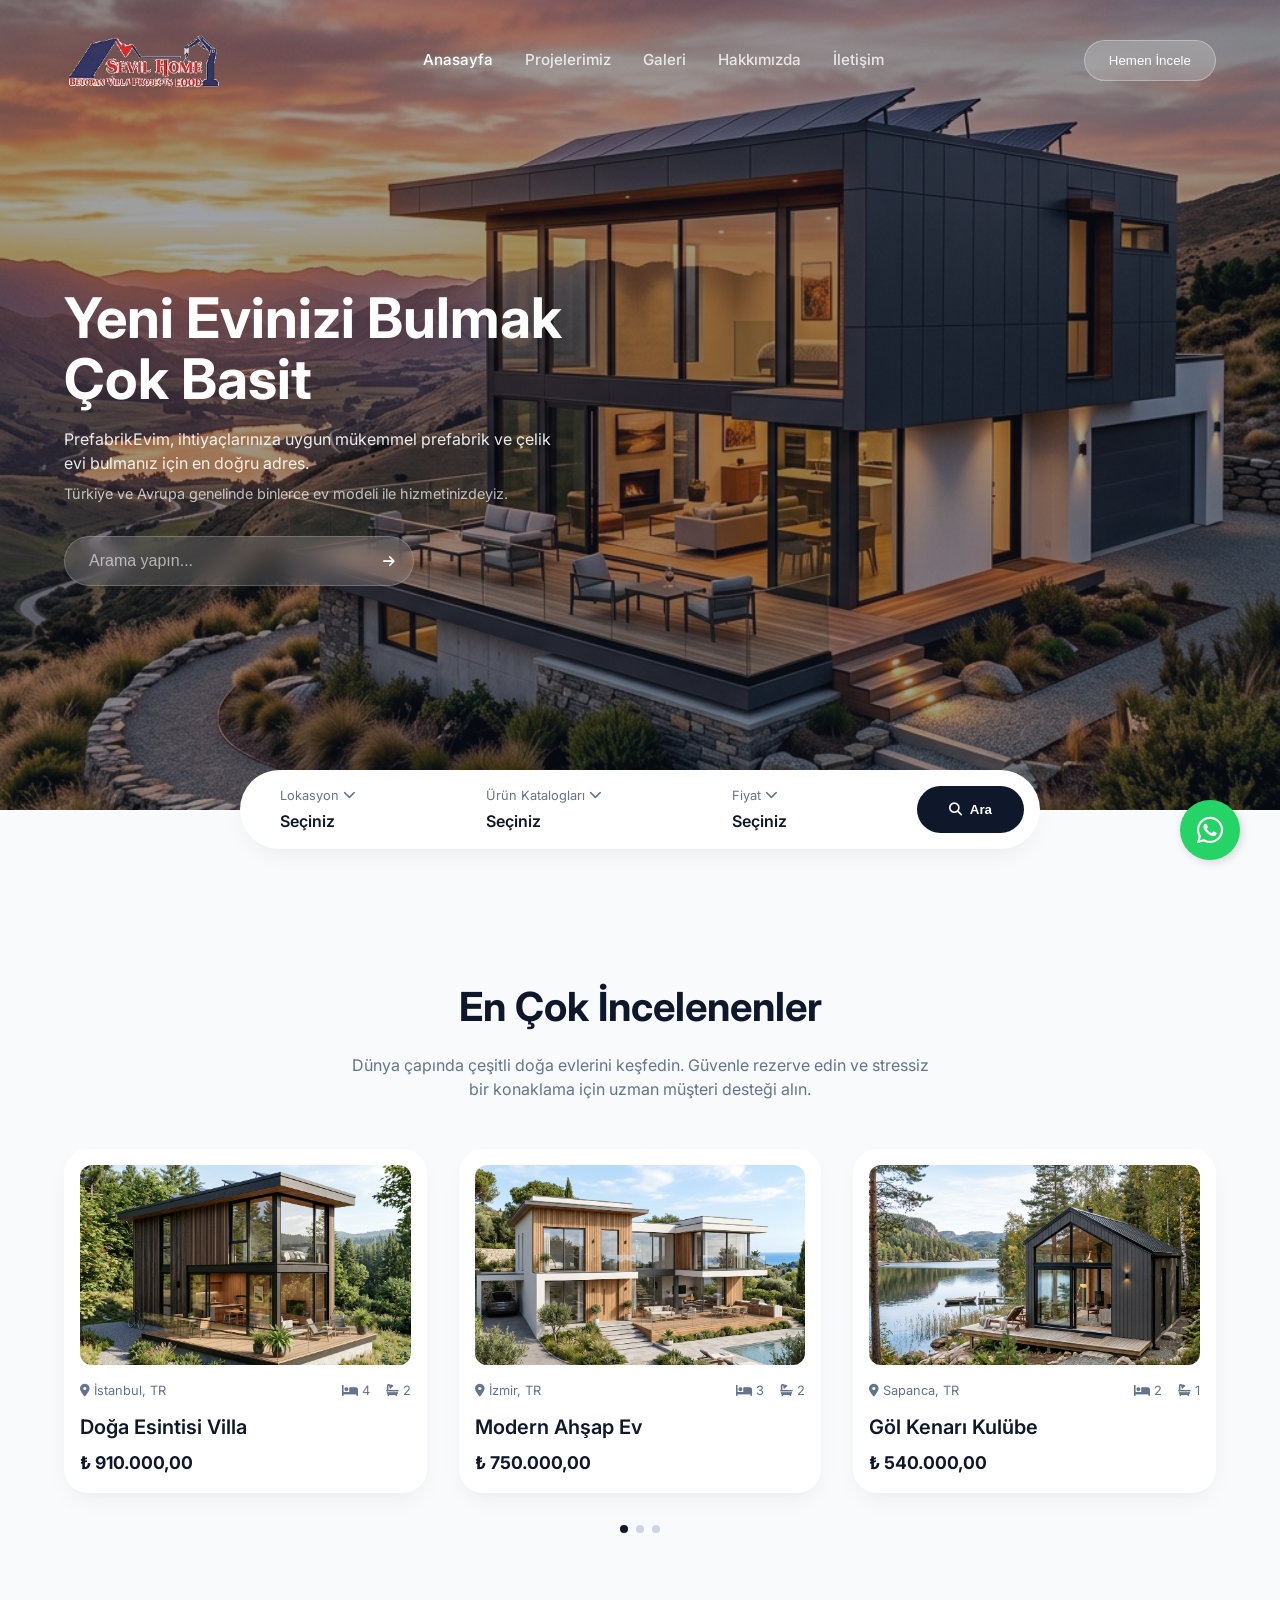
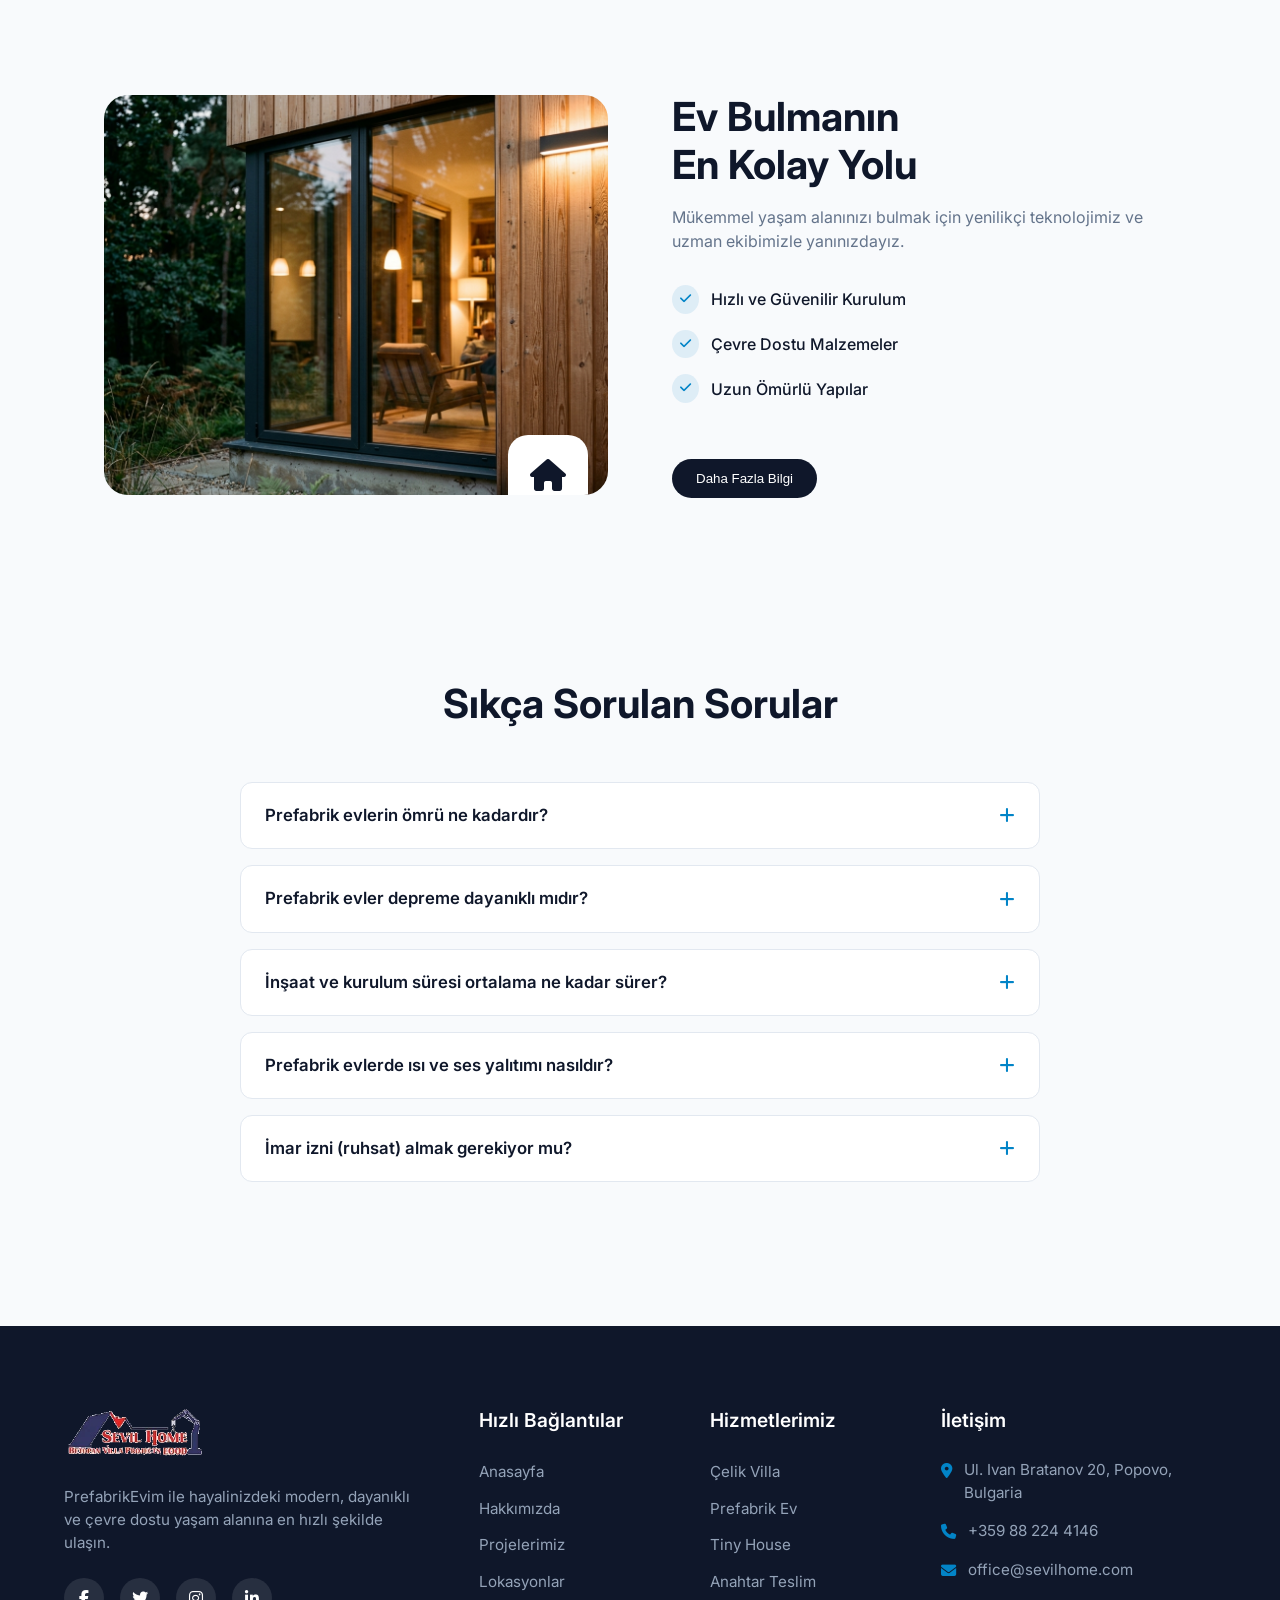
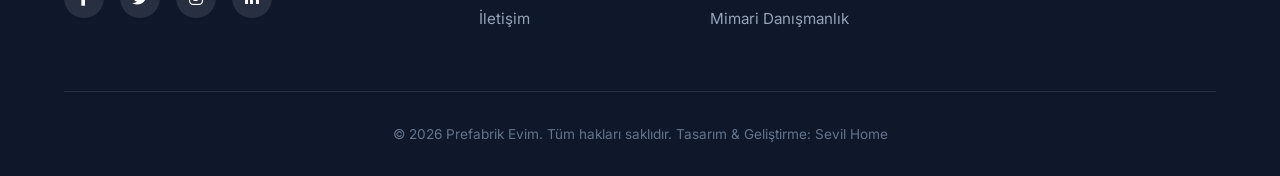
<file: index.html>
<!DOCTYPE html>
<html lang="tr">
<head>
    <meta charset="UTF-8">
    <meta name="viewport" content="width=device-width, initial-scale=1.0">
    <title>Prefabrik Evim - Hayalinizdeki Evi Basitçe Bulun</title>
    <meta name="description" content="En iyi çelik konstrüksiyon ve prefabrik ev modellerini inceleyin. Hayalinizdeki modern, doğa ile iç içe prefabrik evi bulun.">
    <link rel="stylesheet" href="style.css">
    <!-- Google Fonts -->
    <link rel="preconnect" href="https://fonts.googleapis.com">
    <link rel="preconnect" href="https://fonts.gstatic.com" crossorigin>
    <link href="https://fonts.googleapis.com/css2?family=Inter:wght@300;400;500;600;700&display=swap" rel="stylesheet">
    <!-- FontAwesome for Icons -->
    <link rel="stylesheet" href="https://cdnjs.cloudflare.com/ajax/libs/font-awesome/6.4.0/css/all.min.css">
    
    <!-- DataLayer -->
    <script>
        window.dataLayer = window.dataLayer || [];
        function gtag(){dataLayer.push(arguments);}
        
        // Initial page view event
        dataLayer.push({
            'event': 'page_view',
            'page_title': 'Prefabrik Evim - Anasayfa',
            'page_location': window.location.href
        });
    </script>
</head>
<body>
    <!-- Navbar -->
    <header class="navbar">
        <div class="logo">
            <img src="image/sevilhome-kucuk-logo_1.webp" alt="Sevil Home Logo">
        </div>
        <nav class="nav-links">
            <a href="#" class="active">Anasayfa</a>
            <a href="navbar/projelerimiz.html">Projelerimiz</a>
            <a href="navbar/galeri.html">Galeri</a>
            <a href="navbar/hakkimizda.html">Hakkımızda</a>
            <a href="navbar/iletisim.html">İletişim</a>
        </nav>
        <button class="btn-primary" onclick="triggerEvent('try_now_click')">Hemen İncele</button>

    </header>

    <main>
        <!-- Hero Section -->
        <section class="hero" id="hero-section">
            <div class="hero-content">
                <h1>Yeni Evinizi Bulmak<br>Çok Basit</h1>
                <p>PrefabrikEvim, ihtiyaçlarınıza uygun mükemmel prefabrik ve çelik evi bulmanız için en doğru adres.</p>
                <p class="sub-desc">Türkiye ve Avrupa genelinde binlerce ev modeli ile hizmetinizdeyiz.</p>
                
                <div class="hero-search">
                    <input type="text" placeholder="Arama yapın..." id="hero-search-input">
                    <button class="btn-icon" onclick="triggerSearch('hero')"><i class="fa-solid fa-arrow-right"></i></button>
                </div>
            </div>
            <div class="hero-image-container">
                <!-- Background is handled via CSS or we can use img -->
            </div>
        </section>

        <!-- Floating Search Box -->
        <div class="floating-search">
            <div class="search-item custom-dropdown" onclick="toggleDropdown(this, event)">
                <span class="label">Lokasyon <i class="fa-solid fa-chevron-down"></i></span>
                <span class="value" id="selected-location">Seçiniz</span>
                <div class="dropdown-menu">
                    <div class="dropdown-option" onclick="selectOption(event, 'Tüm Lokasyonlar', 'selected-location')">Tüm Lokasyonlar</div>
                    <div class="dropdown-option" onclick="selectOption(event, 'İstanbul', 'selected-location')">İstanbul</div>
                    <div class="dropdown-option" onclick="selectOption(event, 'İzmir', 'selected-location')">İzmir</div>
                    <div class="dropdown-option" onclick="selectOption(event, 'Ankara', 'selected-location')">Ankara</div>
                    <div class="dropdown-option" onclick="selectOption(event, 'Antalya', 'selected-location')">Antalya</div>
                </div>
            </div>
            <div class="search-item custom-dropdown" onclick="toggleDropdown(this, event)">
                <span class="label">Ürün Katalogları <i class="fa-solid fa-chevron-down"></i></span>
                <span class="value" id="selected-catalog">Seçiniz</span>
                <div class="dropdown-menu">
                    <div class="dropdown-option" onclick="selectOption(event, 'Tüm Kataloglar', 'selected-catalog')">Tüm Kataloglar</div>
                    <div class="dropdown-option" onclick="selectOption(event, 'Çelik Villa Kataloğu', 'selected-catalog')">Çelik Villa Kataloğu</div>
                    <div class="dropdown-option" onclick="selectOption(event, 'Prefabrik Ev Kataloğu', 'selected-catalog')">Prefabrik Ev Kataloğu</div>
                    <div class="dropdown-option" onclick="selectOption(event, 'Tiny House Kataloğu', 'selected-catalog')">Tiny House Kataloğu</div>
                    <div class="dropdown-option" onclick="selectOption(event, 'Konteyner Kataloğu', 'selected-catalog')">Konteyner Kataloğu</div>
                </div>
            </div>
            <div class="search-item custom-dropdown" onclick="toggleDropdown(this, event)">
                <span class="label">Fiyat <i class="fa-solid fa-chevron-down"></i></span>
                <span class="value" id="selected-price">Seçiniz</span>
                <div class="dropdown-menu">
                    <div class="dropdown-option" onclick="selectOption(event, 'Tüm Fiyatlar', 'selected-price')">Tüm Fiyatlar</div>
                    <div class="dropdown-option" onclick="selectOption(event, '0-500.000 ₺', 'selected-price')">0 – 500.000 ₺</div>
                    <div class="dropdown-option" onclick="selectOption(event, '500.000-1.000.000 ₺', 'selected-price')">500.000 – 1.000.000 ₺</div>
                    <div class="dropdown-option" onclick="selectOption(event, '1.000.000-2.000.000 ₺', 'selected-price')">1.000.000 – 2.000.000 ₺</div>
                    <div class="dropdown-option" onclick="selectOption(event, '2.000.000+ ₺', 'selected-price')">2.000.000+ ₺</div>
                </div>
            </div>
            <button class="btn-search-large" onclick="runSearch()">
                <i class="fa-solid fa-magnifying-glass"></i> Ara
            </button>
        </div>

        <!-- Search Results Section (hidden by default) -->
        <section class="search-results" id="search-results" style="display:none;">
            <div class="search-results-header">
                <h2>Arama Sonuçları</h2>
                <span id="results-count" class="results-count"></span>
                <button class="btn-clear-search" onclick="clearSearch()"><i class="fa-solid fa-xmark"></i> Aramayı Temizle</button>
            </div>
            <div class="cards-grid" id="results-grid"></div>
            <p class="no-results" id="no-results" style="display:none;">Seçtiğiniz kriterlere uygun proje bulunamadı.</p>
        </section>

        <!-- Most Viewed Section -->
        <section class="most-viewed">
            <div class="section-header">
                <h2>En Çok İncelenenler</h2>
                <p>Dünya çapında çeşitli doğa evlerini keşfedin. Güvenle rezerve edin ve stressiz bir konaklama için uzman müşteri desteği alın.</p>
            </div>
            
            <div class="cards-grid">
                <!-- Card 1 -->
                <div class="card"
                    data-lokasyon="istanbul"
                    data-kategori="celik-villa"
                    data-fiyat="910000"
                    onclick="triggerItemView('Doğa Esintisi Villa', '910000')">
                    <div class="card-img">
                        <img src="assets/card1.png" alt="Ocean Breeze Villa" loading="lazy">
                    </div>
                    <div class="card-info">
                        <div class="card-meta">
                            <span><i class="fa-solid fa-location-dot"></i> İstanbul, TR</span>
                            <div class="specs">
                                <span><i class="fa-solid fa-bed"></i> 4</span>
                                <span><i class="fa-solid fa-bath"></i> 2</span>
                            </div>
                        </div>
                        <h3>Doğa Esintisi Villa</h3>
                        <p class="price">₺ 910.000,00</p>
                    </div>
                </div>

                <!-- Card 2 -->
                <div class="card"
                    data-lokasyon="izmir"
                    data-kategori="prefabrik-ev"
                    data-fiyat="750000"
                    onclick="triggerItemView('Modern Ahşap Ev', '750000')">
                    <div class="card-img">
                        <img src="assets/card2.png" alt="Jakson House" loading="lazy">
                    </div>
                    <div class="card-info">
                        <div class="card-meta">
                            <span><i class="fa-solid fa-location-dot"></i> İzmir, TR</span>
                            <div class="specs">
                                <span><i class="fa-solid fa-bed"></i> 3</span>
                                <span><i class="fa-solid fa-bath"></i> 2</span>
                            </div>
                        </div>
                        <h3>Modern Ahşap Ev</h3>
                        <p class="price">₺ 750.000,00</p>
                    </div>
                </div>

                <!-- Card 3 -->
                <div class="card"
                    data-lokasyon="sapanca"
                    data-kategori="tiny-house"
                    data-fiyat="540000"
                    onclick="triggerItemView('Göl Kenarı Kulübe', '540000')">
                    <div class="card-img">
                        <img src="assets/card3.png" alt="Lakeside Cottage" loading="lazy">
                    </div>
                    <div class="card-info">
                        <div class="card-meta">
                            <span><i class="fa-solid fa-location-dot"></i> Sapanca, TR</span>
                            <div class="specs">
                                <span><i class="fa-solid fa-bed"></i> 2</span>
                                <span><i class="fa-solid fa-bath"></i> 1</span>
                            </div>
                        </div>
                        <h3>Göl Kenarı Kulübe</h3>
                        <p class="price">₺ 540.000,00</p>
                    </div>
                </div>
            </div>
            
            <div class="dots">
                <span class="dot active"></span>
                <span class="dot"></span>
                <span class="dot"></span>
            </div>
        </section>

        <!-- Bottom Section -->
        <section class="easiest-method">
            <div class="method-image">
                <img src="assets/bottom.png" alt="Modern Architecture" loading="lazy">
                <div class="home-icon-overlay">
                    <i class="fa-solid fa-house"></i>
                </div>
            </div>
            <div class="method-content">
                <h2>Ev Bulmanın<br>En Kolay Yolu</h2>
                <p>Mükemmel yaşam alanınızı bulmak için yenilikçi teknolojimiz ve uzman ekibimizle yanınızdayız.</p>
                <ul class="features">
                    <li><i class="fa-solid fa-check"></i> Hızlı ve Güvenilir Kurulum</li>
                    <li><i class="fa-solid fa-check"></i> Çevre Dostu Malzemeler</li>
                    <li><i class="fa-solid fa-check"></i> Uzun Ömürlü Yapılar</li>
                </ul>
                <button class="btn-primary mt-4" onclick="triggerEvent('learn_more_click')">Daha Fazla Bilgi</button>
            </div>
        </section>

        <!-- FAQ Section -->
        <section class="faq-section">
            <div class="faq-container">
                <h2 class="faq-title">Sıkça Sorulan Sorular</h2>
                <div class="faq-list">
                    <div class="faq-item">
                        <div class="faq-question" onclick="toggleFaq(this)">
                            <span>Prefabrik evlerin ömrü ne kadardır?</span>
                            <i class="fa-solid fa-plus"></i>
                        </div>
                        <div class="faq-answer">
                            <p>Prefabrik evler, kullanılan malzemeye ve bakımına bağlı olarak ortalama 40-50 yıl ve üzeri ömre sahiptir. Çelik konstrüksiyonlu yapılar ise 100 yıla kadar dayanıklılık gösterebilir.</p>
                        </div>
                    </div>
                    
                    <div class="faq-item">
                        <div class="faq-question" onclick="toggleFaq(this)">
                            <span>Prefabrik evler depreme dayanıklı mıdır?</span>
                            <i class="fa-solid fa-plus"></i>
                        </div>
                        <div class="faq-answer">
                            <p>Evet, prefabrik evler esnek yapıları ve çelik konstrüksiyon destekleri sayesinde şiddetli depremlere karşı oldukça dayanıklı ve güvenlidir.</p>
                        </div>
                    </div>
                    
                    <div class="faq-item">
                        <div class="faq-question" onclick="toggleFaq(this)">
                            <span>İnşaat ve kurulum süresi ortalama ne kadar sürer?</span>
                            <i class="fa-solid fa-plus"></i>
                        </div>
                        <div class="faq-answer">
                            <p>Evin büyüklüğüne ve projenin detaylarına göre değişiklik göstermekle birlikte, fabrikasyon üretimi 1-2 hafta, sahada kurulumu ise ortalama 15-30 gün içerisinde tamamlanmaktadır.</p>
                        </div>
                    </div>
                    
                    <div class="faq-item">
                        <div class="faq-question" onclick="toggleFaq(this)">
                            <span>Prefabrik evlerde ısı ve ses yalıtımı nasıldır?</span>
                            <i class="fa-solid fa-plus"></i>
                        </div>
                        <div class="faq-answer">
                            <p>Kullanılan yüksek yoğunluklu izolasyon malzemeleri (taş yünü, EPS vb.) sayesinde geleneksel betonarme binalara göre çok daha yüksek ısı ve ses yalıtımı sağlar.</p>
                        </div>
                    </div>
                    
                    <div class="faq-item">
                        <div class="faq-question" onclick="toggleFaq(this)">
                            <span>İmar izni (ruhsat) almak gerekiyor mu?</span>
                            <i class="fa-solid fa-plus"></i>
                        </div>
                        <div class="faq-answer">
                            <p>Evet, betonarme evlerde olduğu gibi prefabrik evler için de ilgili belediyeden mimari proje onaylatılarak imar izni ve yapı ruhsatı alınması zorunludur.</p>
                        </div>
                    </div>
                </div>
            </div>
        </section>
    </main>

    <!-- Footer Section -->
    <footer class="footer">
        <div class="footer-container">
            <div class="footer-brand">
                <img src="image/sevilhome-kucuk-logo_1.webp" alt="Sevil Home Logo" class="footer-logo">
                <p>PrefabrikEvim ile hayalinizdeki modern, dayanıklı ve çevre dostu yaşam alanına en hızlı şekilde ulaşın.</p>
                <div class="social-links">
                    <a href="#"><i class="fa-brands fa-facebook-f"></i></a>
                    <a href="#"><i class="fa-brands fa-twitter"></i></a>
                    <a href="#"><i class="fa-brands fa-instagram"></i></a>
                    <a href="#"><i class="fa-brands fa-linkedin-in"></i></a>
                </div>
            </div>
            
            <div class="footer-links">
                <h3>Hızlı Bağlantılar</h3>
                <ul>
                    <li><a href="#">Anasayfa</a></li>
                    <li><a href="#">Hakkımızda</a></li>
                    <li><a href="#">Projelerimiz</a></li>
                    <li><a href="#">Lokasyonlar</a></li>
                    <li><a href="#">İletişim</a></li>
                </ul>
            </div>
            
            <div class="footer-links">
                <h3>Hizmetlerimiz</h3>
                <ul>
                    <li><a href="#">Çelik Villa</a></li>
                    <li><a href="#">Prefabrik Ev</a></li>
                    <li><a href="#">Tiny House</a></li>
                    <li><a href="#">Anahtar Teslim</a></li>
                    <li><a href="#">Mimari Danışmanlık</a></li>
                </ul>
            </div>
            
            <div class="footer-contact">
                <h3>İletişim</h3>
                <p><i class="fa-solid fa-location-dot"></i> <a href="https://maps.google.com/?q=Ul.+Ivan+Bratanov+20,+Popovo,+Bulgaria" target="_blank" style="color:inherit;text-decoration:none;">Ul. Ivan Bratanov 20, Popovo, Bulgaria</a></p>
                <p><i class="fa-solid fa-phone"></i> <a href="tel:+359882244146" style="color:inherit;text-decoration:none;">+359 88 224 4146</a></p>
                <p><i class="fa-solid fa-envelope"></i> <a href="mailto:office@sevilhome.com" style="color:inherit;text-decoration:none;">office@sevilhome.com</a></p>
            </div>
        </div>
        <div class="footer-bottom">
            <p>&copy; 2026 Prefabrik Evim. Tüm hakları saklıdır. Tasarım & Geliştirme: Sevil Home</p>
        </div>
    </footer>

    <!-- WhatsApp Floating Icon -->
    <a href="https://api.whatsapp.com/send?phone=359882244146&text=Merhaba" target="_blank" class="whatsapp-float" onclick="triggerWhatsAppClick()">
        <i class="fa-brands fa-whatsapp"></i>
    </a>

    <!-- Mobile Bottom Navigation Bar -->
    <nav class="mobile-bottom-nav" id="mobileBottomNav">
        <a href="#" class="bottom-nav-item active" id="bnav-home">
            <i class="fa-solid fa-house"></i>
            <span>Anasayfa</span>
        </a>
        <a href="navbar/projelerimiz.html" class="bottom-nav-item" id="bnav-projects">
            <i class="fa-solid fa-building"></i>
            <span>Projeler</span>
        </a>
        <a href="navbar/galeri.html" class="bottom-nav-item" id="bnav-gallery">
            <i class="fa-solid fa-images"></i>
            <span>Galeri</span>
        </a>
        <a href="navbar/hakkimizda.html" class="bottom-nav-item" id="bnav-about">
            <i class="fa-solid fa-circle-info"></i>
            <span>Hakkımızda</span>
        </a>
        <a href="navbar/iletisim.html" class="bottom-nav-item" id="bnav-contact">
            <i class="fa-solid fa-phone"></i>
            <span>İletişim</span>
        </a>
    </nav>

    <script src="script.js"></script>
</body>
</html>
</file>
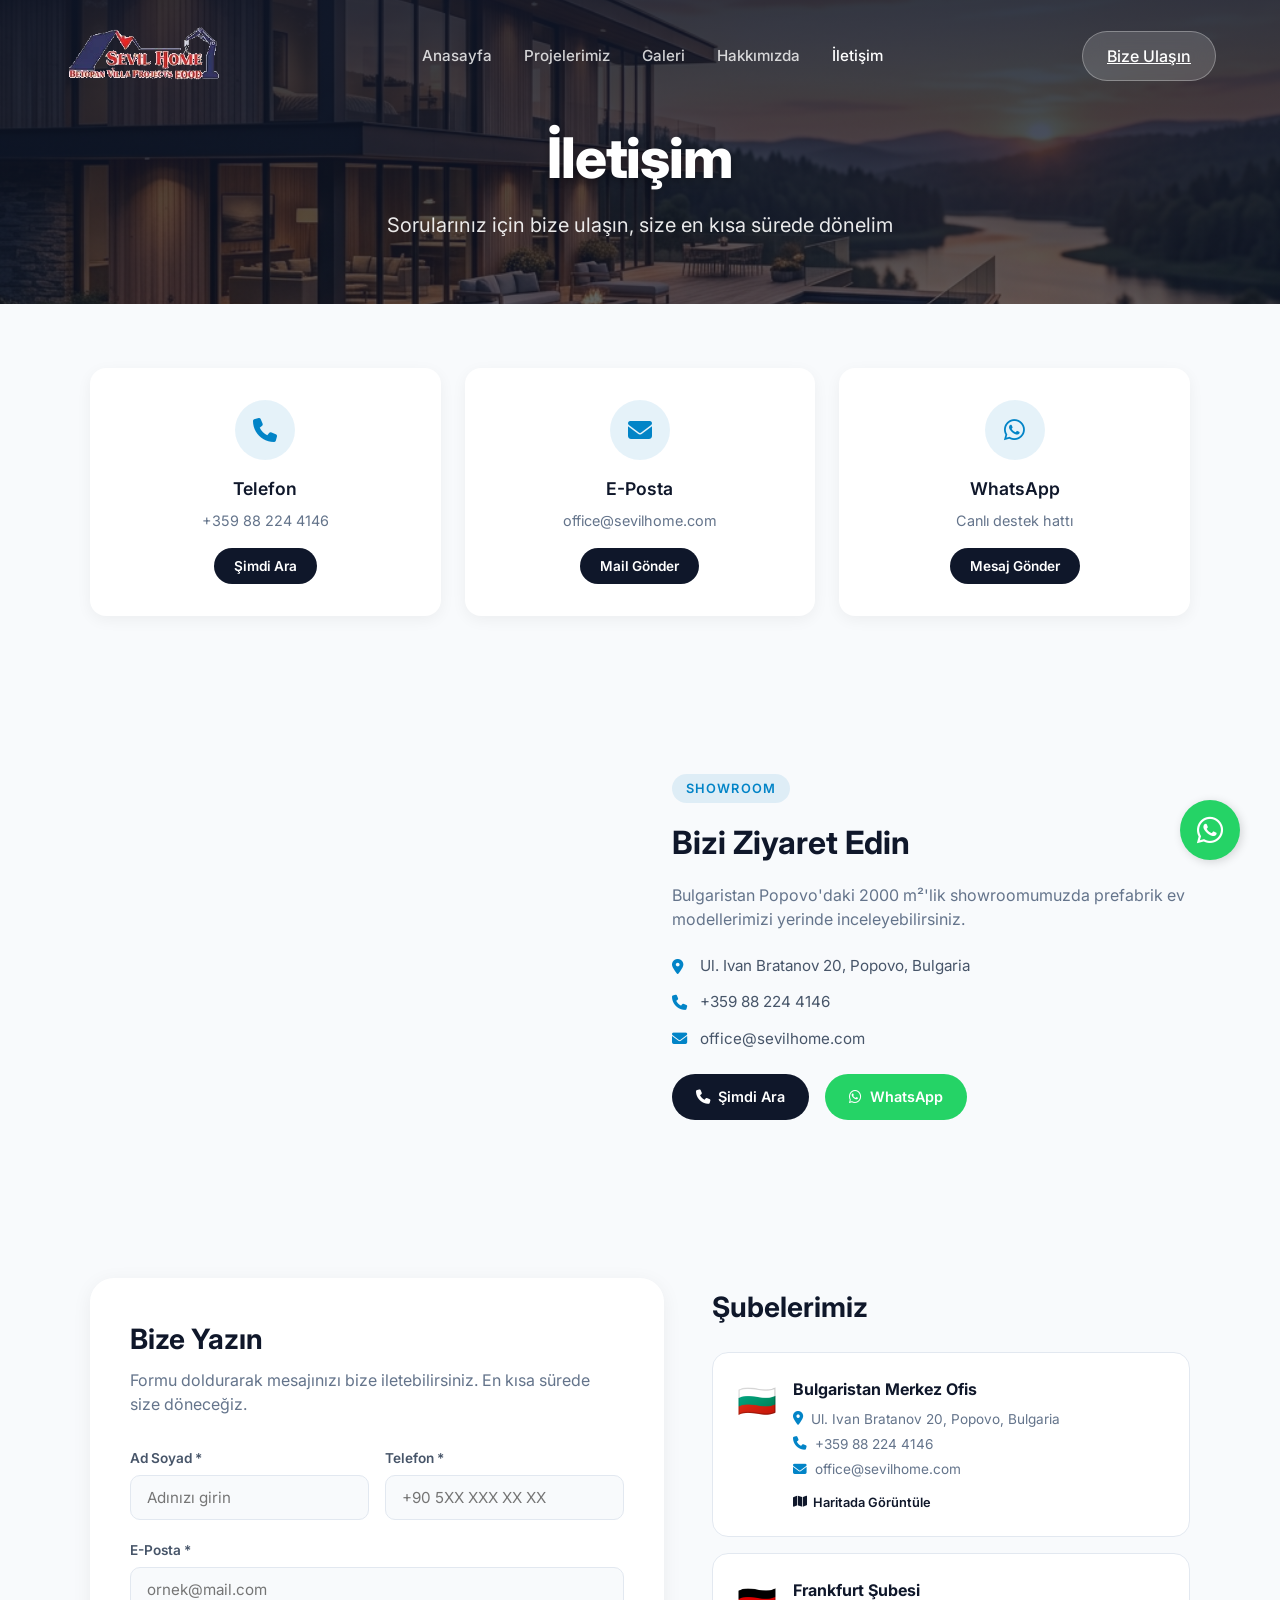
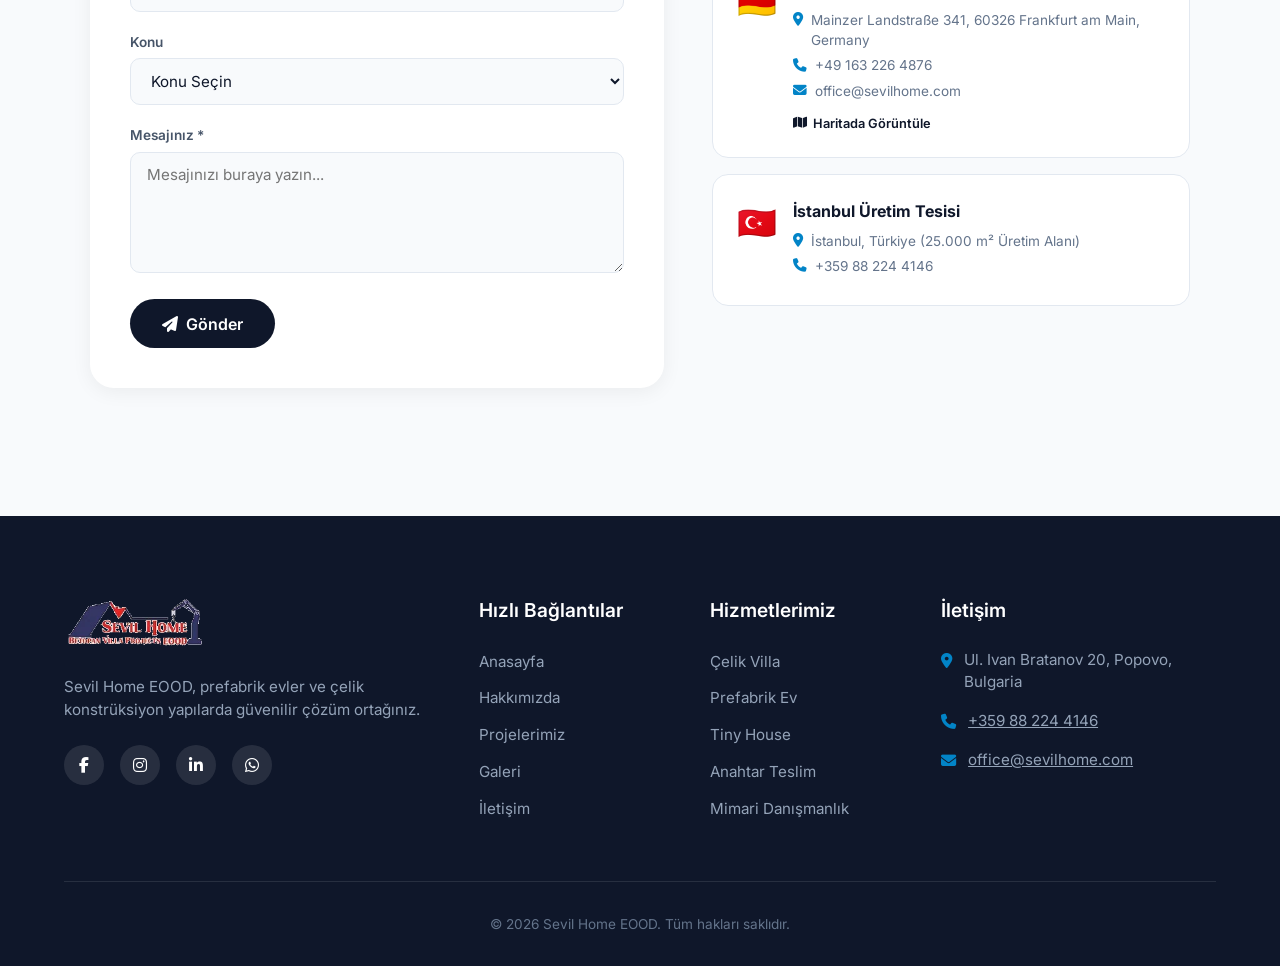
<file: navbar/iletisim.html>
<!DOCTYPE html>
<html lang="tr">
<head>
    <meta charset="UTF-8">
    <meta name="viewport" content="width=device-width, initial-scale=1.0">
    <title>İletişim - Sevil Home Prefabrik Evler</title>
    <meta name="description" content="Sevil Home ile iletişime geçin. Telefon, e-posta veya iletişim formu aracılığıyla bize ulaşabilirsiniz. Bulgaristan ve Frankfurt şubelerimiz hizmetinizdedir.">
    <link rel="stylesheet" href="../style.css">
    <link rel="stylesheet" href="navbar.css">
    <link rel="preconnect" href="https://fonts.googleapis.com">
    <link rel="preconnect" href="https://fonts.gstatic.com" crossorigin>
    <link href="https://fonts.googleapis.com/css2?family=Inter:wght@300;400;500;600;700&display=swap" rel="stylesheet">
    <link rel="stylesheet" href="https://cdnjs.cloudflare.com/ajax/libs/font-awesome/6.4.0/css/all.min.css">
</head>
<body>
    <!-- Navbar -->
    <header class="navbar navbar-solid">
        <div class="logo">
            <a href="../index.html">
                <img src="../image/sevilhome-kucuk-logo_1.webp" alt="Sevil Home Logo">
            </a>
        </div>
        <nav class="nav-links">
            <a href="../index.html">Anasayfa</a>
            <a href="projelerimiz.html">Projelerimiz</a>
            <a href="galeri.html">Galeri</a>
            <a href="hakkimizda.html">Hakkımızda</a>
            <a href="iletisim.html" class="active">İletişim</a>
        </nav>
        <a href="iletisim.html" class="btn-primary btn-dark">Bize Ulaşın</a>

    </header>

    <main>
        <!-- Page Hero -->
        <section class="page-hero">
            <div class="page-hero-content">
                <h1>İletişim</h1>
                <p>Sorularınız için bize ulaşın, size en kısa sürede dönelim</p>
            </div>
        </section>


        <!-- Contact Cards -->
        <section class="contact-cards-section">
            <div class="contact-cards-grid">
                <div class="contact-card">
                    <div class="contact-card-icon"><i class="fa-solid fa-phone"></i></div>
                    <h3>Telefon</h3>
                    <p>+359 88 224 4146</p>
                    <a href="tel:+359882244146" class="contact-card-link">Şimdi Ara</a>
                </div>
                <div class="contact-card">
                    <div class="contact-card-icon"><i class="fa-solid fa-envelope"></i></div>
                    <h3>E-Posta</h3>
                    <p>office@sevilhome.com</p>
                    <a href="mailto:office@sevilhome.com" class="contact-card-link">Mail Gönder</a>
                </div>
                <div class="contact-card">
                    <div class="contact-card-icon"><i class="fa-brands fa-whatsapp"></i></div>
                    <h3>WhatsApp</h3>
                    <p>Canlı destek hattı</p>
                    <a href="https://api.whatsapp.com/send?phone=359882244146&text=Merhaba" target="_blank" class="contact-card-link">Mesaj Gönder</a>
                </div>
            </div>
        </section>

        <!-- Showroom Section -->
        <section class="showroom-section">
            <div class="showroom-container">
                <div class="showroom-map">
                    <iframe
                        src="https://www.google.com/maps/embed?pb=!1m18!1m12!1m3!1d2912.0!2d26.23!3d43.35!2m3!1f0!2f0!3f0!3m2!1i1024!2i768!4f13.1!3m3!1m2!1s0x0%3A0x0!2zNDPCsDIxJzAwLjAiTiAyNsKwMTMnNDguMCJF!5e0!3m2!1str!2str!4v1"
                        width="100%" height="400" style="border:0; border-radius:16px;" allowfullscreen="" loading="lazy">
                    </iframe>
                </div>
                <div class="showroom-info">
                    <span class="section-tag">Showroom</span>
                    <h2>Bizi Ziyaret Edin</h2>
                    <p>Bulgaristan Popovo'daki 2000 m²'lik showroomumuzda prefabrik ev modellerimizi yerinde inceleyebilirsiniz.</p>
                    <div class="contact-detail">
                        <i class="fa-solid fa-location-dot"></i>
                        <span>Ul. Ivan Bratanov 20, Popovo, Bulgaria</span>
                    </div>
                    <div class="contact-detail">
                        <i class="fa-solid fa-phone"></i>
                        <a href="tel:+359882244146">+359 88 224 4146</a>
                    </div>
                    <div class="contact-detail">
                        <i class="fa-solid fa-envelope"></i>
                        <a href="mailto:office@sevilhome.com">office@sevilhome.com</a>
                    </div>
                    <div class="showroom-actions">
                        <a href="tel:+359882244146" class="btn-dark-solid"><i class="fa-solid fa-phone"></i> Şimdi Ara</a>
                        <a href="https://api.whatsapp.com/send?phone=359882244146&text=Merhaba" target="_blank" class="btn-whatsapp"><i class="fa-brands fa-whatsapp"></i> WhatsApp</a>
                    </div>
                </div>
            </div>
        </section>

        <!-- Contact Main Section -->
        <section class="contact-main-section">
            <div class="contact-main-container">
                <!-- Form -->
                <div class="contact-form-box">
                    <h2>Bize Yazın</h2>
                    <p>Formu doldurarak mesajınızı bize iletebilirsiniz. En kısa sürede size döneceğiz.</p>
                    <form id="contact-form" onsubmit="submitForm(event)">
                        <div class="form-row">
                            <div class="form-group">
                                <label for="name">Ad Soyad *</label>
                                <input type="text" id="name" name="name" placeholder="Adınızı girin" required>
                            </div>
                            <div class="form-group">
                                <label for="phone">Telefon *</label>
                                <input type="tel" id="phone" name="phone" placeholder="+90 5XX XXX XX XX" required>
                            </div>
                        </div>
                        <div class="form-group">
                            <label for="email">E-Posta *</label>
                            <input type="email" id="email" name="email" placeholder="ornek@mail.com" required>
                        </div>
                        <div class="form-group">
                            <label for="subject">Konu</label>
                            <select id="subject" name="subject">
                                <option value="">Konu Seçin</option>
                                <option>Prefabrik Ev Fiyat Bilgisi</option>
                                <option>Çelik Villa Teklifi</option>
                                <option>Tiny House Teklifi</option>
                                <option>Teknik Destek</option>
                                <option>Diğer</option>
                            </select>
                        </div>
                        <div class="form-group">
                            <label for="message">Mesajınız *</label>
                            <textarea id="message" name="message" rows="5" placeholder="Mesajınızı buraya yazın..." required></textarea>
                        </div>
                        <button type="submit" class="btn-submit">
                            <i class="fa-solid fa-paper-plane"></i> Gönder
                        </button>
                        <div id="form-success" class="form-success" style="display:none;">
                            <i class="fa-solid fa-circle-check"></i> Mesajınız başarıyla iletildi! En kısa sürede size döneceğiz.
                        </div>
                    </form>
                </div>

                <!-- Branches -->
                <div class="branches-box">
                    <h2>Şubelerimiz</h2>
                    <div class="branch-item">
                        <div class="branch-flag">🇧🇬</div>
                        <div class="branch-info">
                            <h4>Bulgaristan Merkez Ofis</h4>
                            <p><i class="fa-solid fa-location-dot"></i> Ul. Ivan Bratanov 20, Popovo, Bulgaria</p>
                            <p><i class="fa-solid fa-phone"></i> <a href="tel:+359882244146">+359 88 224 4146</a></p>
                            <p><i class="fa-solid fa-envelope"></i> <a href="mailto:office@sevilhome.com">office@sevilhome.com</a></p>
                            <a href="https://maps.google.com/?q=Ul.+Ivan+Bratanov+20,+Popovo,+Bulgaria" target="_blank" class="branch-map-link">
                                <i class="fa-solid fa-map"></i> Haritada Görüntüle
                            </a>
                        </div>
                    </div>
                    <div class="branch-item">
                        <div class="branch-flag">🇩🇪</div>
                        <div class="branch-info">
                            <h4>Frankfurt Şubesi</h4>
                            <p><i class="fa-solid fa-location-dot"></i> Mainzer Landstraße 341, 60326 Frankfurt am Main, Germany</p>
                            <p><i class="fa-solid fa-phone"></i> <a href="tel:+491632264876">+49 163 226 4876</a></p>
                            <p><i class="fa-solid fa-envelope"></i> <a href="mailto:office@sevilhome.com">office@sevilhome.com</a></p>
                            <a href="https://maps.google.com/?q=Mainzer+Landstra%C3%9Fe+341,+60326+Frankfurt+am+Main,+Germany" target="_blank" class="branch-map-link">
                                <i class="fa-solid fa-map"></i> Haritada Görüntüle
                            </a>
                        </div>
                    </div>
                    <div class="branch-item">
                        <div class="branch-flag">🇹🇷</div>
                        <div class="branch-info">
                            <h4>İstanbul Üretim Tesisi</h4>
                            <p><i class="fa-solid fa-location-dot"></i> İstanbul, Türkiye (25.000 m² Üretim Alanı)</p>
                            <p><i class="fa-solid fa-phone"></i> <a href="tel:+359882244146">+359 88 224 4146</a></p>
                        </div>
                    </div>
                </div>
            </div>
        </section>

    </main>

    <!-- Footer -->
    <footer class="footer">
        <div class="footer-container">
            <div class="footer-brand">
                <img src="../image/sevilhome-kucuk-logo_1.webp" alt="Sevil Home Logo" class="footer-logo">
                <p>Sevil Home EOOD, prefabrik evler ve çelik konstrüksiyon yapılarda güvenilir çözüm ortağınız.</p>
                <div class="social-links">
                    <a href="#"><i class="fa-brands fa-facebook-f"></i></a>
                    <a href="#"><i class="fa-brands fa-instagram"></i></a>
                    <a href="#"><i class="fa-brands fa-linkedin-in"></i></a>
                    <a href="https://api.whatsapp.com/send?phone=359882244146&text=Merhaba" target="_blank"><i class="fa-brands fa-whatsapp"></i></a>
                </div>
            </div>
            <div class="footer-links">
                <h3>Hızlı Bağlantılar</h3>
                <ul>
                    <li><a href="../index.html">Anasayfa</a></li>
                    <li><a href="hakkimizda.html">Hakkımızda</a></li>
                    <li><a href="projelerimiz.html">Projelerimiz</a></li>
                    <li><a href="galeri.html">Galeri</a></li>
                    <li><a href="iletisim.html">İletişim</a></li>
                </ul>
            </div>
            <div class="footer-links">
                <h3>Hizmetlerimiz</h3>
                <ul>
                    <li><a href="#">Çelik Villa</a></li>
                    <li><a href="#">Prefabrik Ev</a></li>
                    <li><a href="#">Tiny House</a></li>
                    <li><a href="#">Anahtar Teslim</a></li>
                    <li><a href="#">Mimari Danışmanlık</a></li>
                </ul>
            </div>
            <div class="footer-contact">
                <h3>İletişim</h3>
                <p><i class="fa-solid fa-location-dot"></i> <a href="https://maps.google.com/?q=Ul.+Ivan+Bratanov+20,+Popovo,+Bulgaria" target="_blank" style="color:inherit;text-decoration:none;">Ul. Ivan Bratanov 20, Popovo, Bulgaria</a></p>
                <p><i class="fa-solid fa-phone"></i> <a href="tel:+359882244146" style="color:inherit;">+359 88 224 4146</a></p>
                <p><i class="fa-solid fa-envelope"></i> <a href="mailto:office@sevilhome.com" style="color:inherit;">office@sevilhome.com</a></p>
            </div>
        </div>
        <div class="footer-bottom">
            <p>&copy; 2026 Sevil Home EOOD. Tüm hakları saklıdır.</p>
        </div>
    </footer>

    <a href="https://api.whatsapp.com/send?phone=359882244146&text=Merhaba" target="_blank" class="whatsapp-float">
        <i class="fa-brands fa-whatsapp"></i>
    </a>

    <!-- Mobile Bottom Navigation Bar -->
    <nav class="mobile-bottom-nav">
        <a href="../index.html" class="bottom-nav-item" id="bnav-home">
            <i class="fa-solid fa-house"></i>
            <span>Anasayfa</span>
        </a>
        <a href="projelerimiz.html" class="bottom-nav-item" id="bnav-projects">
            <i class="fa-solid fa-building"></i>
            <span>Projeler</span>
        </a>
        <a href="galeri.html" class="bottom-nav-item" id="bnav-gallery">
            <i class="fa-solid fa-images"></i>
            <span>Galeri</span>
        </a>
        <a href="hakkimizda.html" class="bottom-nav-item" id="bnav-about">
            <i class="fa-solid fa-circle-info"></i>
            <span>Hakkımızda</span>
        </a>
        <a href="iletisim.html" class="bottom-nav-item active" id="bnav-contact">
            <i class="fa-solid fa-phone"></i>
            <span>İletişim</span>
        </a>
    </nav>

    <script>
        function submitForm(e) {
            e.preventDefault();
            document.getElementById('form-success').style.display = 'flex';
            document.getElementById('contact-form').reset();
            setTimeout(() => {
                document.getElementById('form-success').style.display = 'none';
            }, 5000);
        }
    </script>
</body>
</html>
</file>
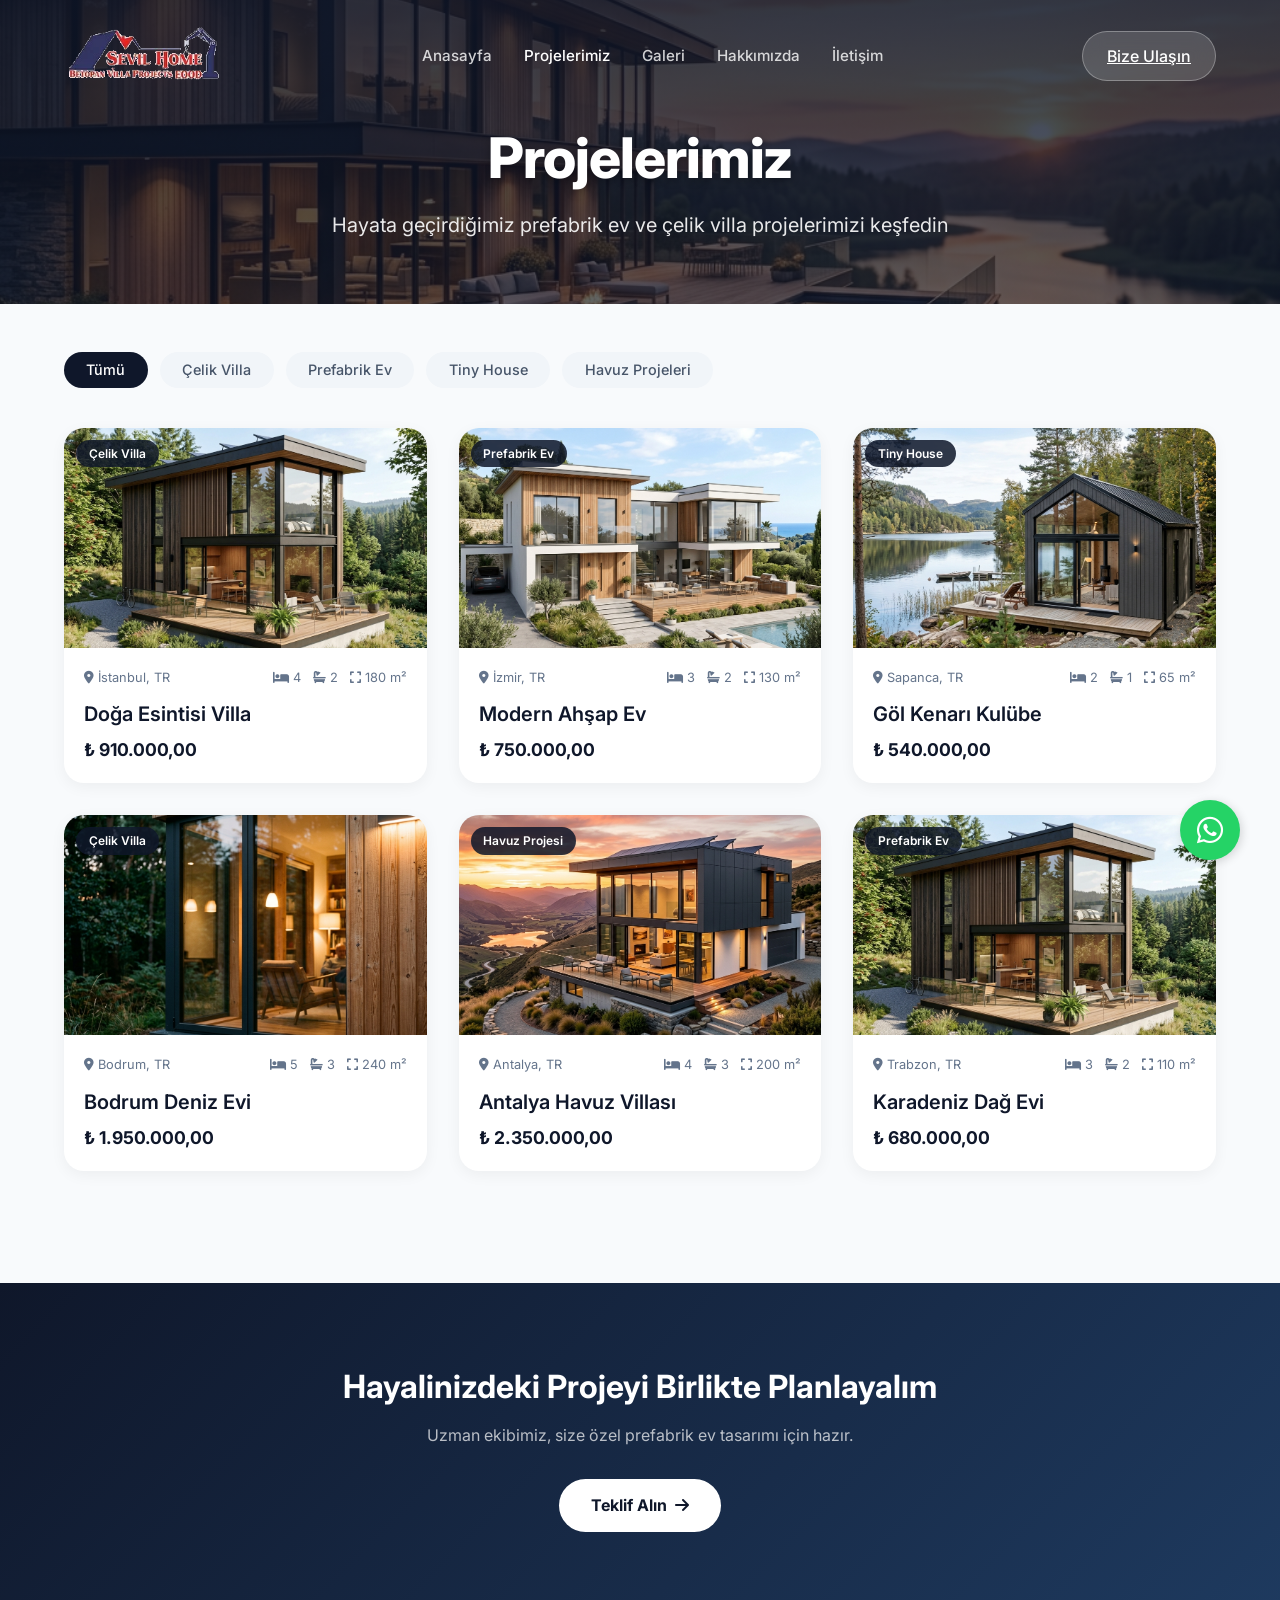
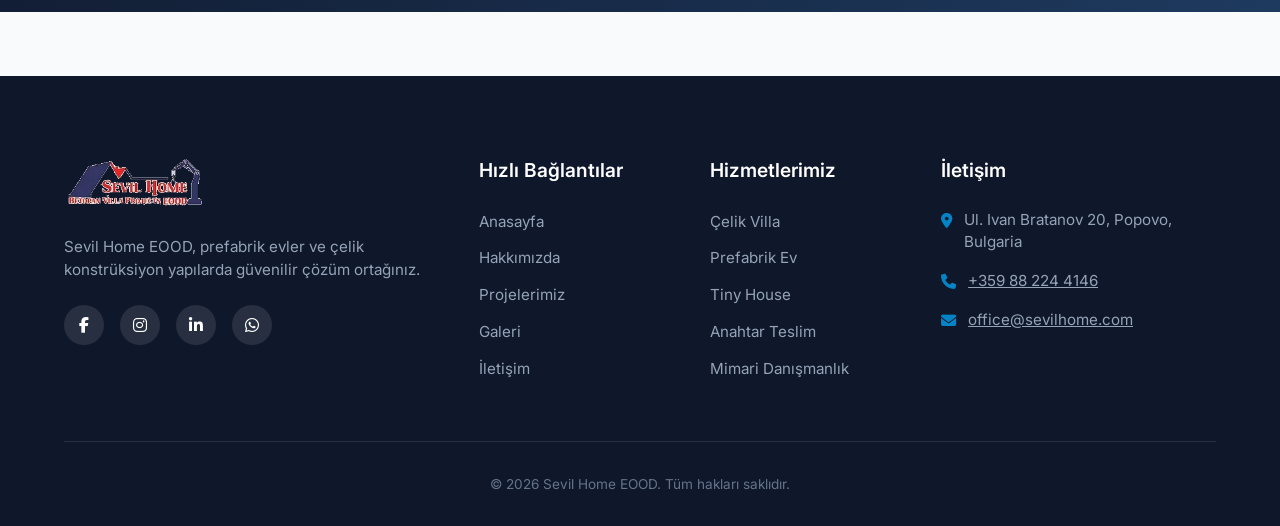
<file: navbar/projelerimiz.html>
<!DOCTYPE html>
<html lang="tr">
<head>
    <meta charset="UTF-8">
    <meta name="viewport" content="width=device-width, initial-scale=1.0">
    <title>Projelerimiz - Sevil Home Prefabrik Evler</title>
    <meta name="description" content="Sevil Home'un tamamlanan prefabrik ev ve çelik villa projelerini inceleyin. Türkiye, Bulgaristan ve Avrupa genelindeki projelerimiz.">
    <link rel="stylesheet" href="../style.css">
    <link rel="stylesheet" href="navbar.css">
    <link rel="preconnect" href="https://fonts.googleapis.com">
    <link rel="preconnect" href="https://fonts.gstatic.com" crossorigin>
    <link href="https://fonts.googleapis.com/css2?family=Inter:wght@300;400;500;600;700&display=swap" rel="stylesheet">
    <link rel="stylesheet" href="https://cdnjs.cloudflare.com/ajax/libs/font-awesome/6.4.0/css/all.min.css">
</head>
<body>
    <!-- Navbar -->
    <header class="navbar navbar-solid">
        <div class="logo">
            <a href="../index.html">
                <img src="../image/sevilhome-kucuk-logo_1.webp" alt="Sevil Home Logo">
            </a>
        </div>
        <nav class="nav-links">
            <a href="../index.html">Anasayfa</a>
            <a href="projelerimiz.html" class="active">Projelerimiz</a>
            <a href="galeri.html">Galeri</a>
            <a href="hakkimizda.html">Hakkımızda</a>
            <a href="iletisim.html">İletişim</a>
        </nav>
        <a href="iletisim.html" class="btn-primary btn-dark">Bize Ulaşın</a>

    </header>

    <main>
        <!-- Page Hero -->
        <section class="page-hero">
            <div class="page-hero-content">
                <h1>Projelerimiz</h1>
                <p>Hayata geçirdiğimiz prefabrik ev ve çelik villa projelerimizi keşfedin</p>
            </div>
        </section>

        <!-- Filter Tabs -->
        <section class="projects-section">
            <div class="projects-container">
                <div class="filter-tabs">
                    <button class="filter-tab active" onclick="filterProjects('tumu', this)">Tümü</button>
                    <button class="filter-tab" onclick="filterProjects('celik-villa', this)">Çelik Villa</button>
                    <button class="filter-tab" onclick="filterProjects('prefabrik-ev', this)">Prefabrik Ev</button>
                    <button class="filter-tab" onclick="filterProjects('tiny-house', this)">Tiny House</button>
                    <button class="filter-tab" onclick="filterProjects('havuz', this)">Havuz Projeleri</button>
                </div>

                <div class="projects-grid" id="projects-grid">
                    <!-- Project Card 1 -->
                    <div class="project-card" data-kategori="celik-villa" onclick="triggerView('Doğa Esintisi Villa')">
                        <div class="project-card-img">
                            <img src="../assets/card1.png" alt="Doğa Esintisi Villa" loading="lazy">
                            <div class="project-badge">Çelik Villa</div>
                        </div>
                        <div class="project-card-info">
                            <div class="project-meta">
                                <span><i class="fa-solid fa-location-dot"></i> İstanbul, TR</span>
                                <div class="project-specs">
                                    <span><i class="fa-solid fa-bed"></i> 4</span>
                                    <span><i class="fa-solid fa-bath"></i> 2</span>
                                    <span><i class="fa-solid fa-expand"></i> 180 m²</span>
                                </div>
                            </div>
                            <h3>Doğa Esintisi Villa</h3>
                            <p class="price">₺ 910.000,00</p>
                        </div>
                    </div>

                    <!-- Project Card 2 -->
                    <div class="project-card" data-kategori="prefabrik-ev" onclick="triggerView('Modern Ahşap Ev')">
                        <div class="project-card-img">
                            <img src="../assets/card2.png" alt="Modern Ahşap Ev" loading="lazy">
                            <div class="project-badge">Prefabrik Ev</div>
                        </div>
                        <div class="project-card-info">
                            <div class="project-meta">
                                <span><i class="fa-solid fa-location-dot"></i> İzmir, TR</span>
                                <div class="project-specs">
                                    <span><i class="fa-solid fa-bed"></i> 3</span>
                                    <span><i class="fa-solid fa-bath"></i> 2</span>
                                    <span><i class="fa-solid fa-expand"></i> 130 m²</span>
                                </div>
                            </div>
                            <h3>Modern Ahşap Ev</h3>
                            <p class="price">₺ 750.000,00</p>
                        </div>
                    </div>

                    <!-- Project Card 3 -->
                    <div class="project-card" data-kategori="tiny-house" onclick="triggerView('Göl Kenarı Kulübe')">
                        <div class="project-card-img">
                            <img src="../assets/card3.png" alt="Göl Kenarı Kulübe" loading="lazy">
                            <div class="project-badge">Tiny House</div>
                        </div>
                        <div class="project-card-info">
                            <div class="project-meta">
                                <span><i class="fa-solid fa-location-dot"></i> Sapanca, TR</span>
                                <div class="project-specs">
                                    <span><i class="fa-solid fa-bed"></i> 2</span>
                                    <span><i class="fa-solid fa-bath"></i> 1</span>
                                    <span><i class="fa-solid fa-expand"></i> 65 m²</span>
                                </div>
                            </div>
                            <h3>Göl Kenarı Kulübe</h3>
                            <p class="price">₺ 540.000,00</p>
                        </div>
                    </div>

                    <!-- Project Card 4 -->
                    <div class="project-card" data-kategori="celik-villa" onclick="triggerView('Bodrum Deniz Evi')">
                        <div class="project-card-img">
                            <img src="../assets/bottom.png" alt="Bodrum Deniz Evi" loading="lazy">
                            <div class="project-badge">Çelik Villa</div>
                        </div>
                        <div class="project-card-info">
                            <div class="project-meta">
                                <span><i class="fa-solid fa-location-dot"></i> Bodrum, TR</span>
                                <div class="project-specs">
                                    <span><i class="fa-solid fa-bed"></i> 5</span>
                                    <span><i class="fa-solid fa-bath"></i> 3</span>
                                    <span><i class="fa-solid fa-expand"></i> 240 m²</span>
                                </div>
                            </div>
                            <h3>Bodrum Deniz Evi</h3>
                            <p class="price">₺ 1.950.000,00</p>
                        </div>
                    </div>

                    <!-- Project Card 5 -->
                    <div class="project-card" data-kategori="havuz" onclick="triggerView('Antalya Havuz Villası')">
                        <div class="project-card-img">
                            <img src="../assets/hero.png" alt="Antalya Havuz Villası" loading="lazy">
                            <div class="project-badge">Havuz Projesi</div>
                        </div>
                        <div class="project-card-info">
                            <div class="project-meta">
                                <span><i class="fa-solid fa-location-dot"></i> Antalya, TR</span>
                                <div class="project-specs">
                                    <span><i class="fa-solid fa-bed"></i> 4</span>
                                    <span><i class="fa-solid fa-bath"></i> 3</span>
                                    <span><i class="fa-solid fa-expand"></i> 200 m²</span>
                                </div>
                            </div>
                            <h3>Antalya Havuz Villası</h3>
                            <p class="price">₺ 2.350.000,00</p>
                        </div>
                    </div>

                    <!-- Project Card 6 -->
                    <div class="project-card" data-kategori="prefabrik-ev" onclick="triggerView('Karadeniz Dağ Evi')">
                        <div class="project-card-img">
                            <img src="../assets/card1.png" alt="Karadeniz Dağ Evi" loading="lazy">
                            <div class="project-badge">Prefabrik Ev</div>
                        </div>
                        <div class="project-card-info">
                            <div class="project-meta">
                                <span><i class="fa-solid fa-location-dot"></i> Trabzon, TR</span>
                                <div class="project-specs">
                                    <span><i class="fa-solid fa-bed"></i> 3</span>
                                    <span><i class="fa-solid fa-bath"></i> 2</span>
                                    <span><i class="fa-solid fa-expand"></i> 110 m²</span>
                                </div>
                            </div>
                            <h3>Karadeniz Dağ Evi</h3>
                            <p class="price">₺ 680.000,00</p>
                        </div>
                    </div>
                </div>

                <div id="no-project-results" class="no-results" style="display:none;">
                    Seçtiğiniz kategoride proje bulunmamaktadır.
                </div>
            </div>
        </section>

        <!-- CTA Section -->
        <section class="projects-cta">
            <div class="projects-cta-content">
                <h2>Hayalinizdeki Projeyi Birlikte Planlayalım</h2>
                <p>Uzman ekibimiz, size özel prefabrik ev tasarımı için hazır.</p>
                <a href="iletisim.html" class="btn-cta">Teklif Alın <i class="fa-solid fa-arrow-right"></i></a>
            </div>
        </section>
    </main>

    <!-- Footer -->
    <footer class="footer">
        <div class="footer-container">
            <div class="footer-brand">
                <img src="../image/sevilhome-kucuk-logo_1.webp" alt="Sevil Home Logo" class="footer-logo">
                <p>Sevil Home EOOD, prefabrik evler ve çelik konstrüksiyon yapılarda güvenilir çözüm ortağınız.</p>
                <div class="social-links">
                    <a href="#"><i class="fa-brands fa-facebook-f"></i></a>
                    <a href="#"><i class="fa-brands fa-instagram"></i></a>
                    <a href="#"><i class="fa-brands fa-linkedin-in"></i></a>
                    <a href="https://api.whatsapp.com/send?phone=359882244146&text=Merhaba" target="_blank"><i class="fa-brands fa-whatsapp"></i></a>
                </div>
            </div>
            <div class="footer-links">
                <h3>Hızlı Bağlantılar</h3>
                <ul>
                    <li><a href="../index.html">Anasayfa</a></li>
                    <li><a href="hakkimizda.html">Hakkımızda</a></li>
                    <li><a href="projelerimiz.html">Projelerimiz</a></li>
                    <li><a href="galeri.html">Galeri</a></li>
                    <li><a href="iletisim.html">İletişim</a></li>
                </ul>
            </div>
            <div class="footer-links">
                <h3>Hizmetlerimiz</h3>
                <ul>
                    <li><a href="#">Çelik Villa</a></li>
                    <li><a href="#">Prefabrik Ev</a></li>
                    <li><a href="#">Tiny House</a></li>
                    <li><a href="#">Anahtar Teslim</a></li>
                    <li><a href="#">Mimari Danışmanlık</a></li>
                </ul>
            </div>
            <div class="footer-contact">
                <h3>İletişim</h3>
                <p><i class="fa-solid fa-location-dot"></i> <a href="https://maps.google.com/?q=Ul.+Ivan+Bratanov+20,+Popovo,+Bulgaria" target="_blank" style="color:inherit;text-decoration:none;">Ul. Ivan Bratanov 20, Popovo, Bulgaria</a></p>
                <p><i class="fa-solid fa-phone"></i> <a href="tel:+359882244146" style="color:inherit;">+359 88 224 4146</a></p>
                <p><i class="fa-solid fa-envelope"></i> <a href="mailto:office@sevilhome.com" style="color:inherit;">office@sevilhome.com</a></p>
            </div>
        </div>
        <div class="footer-bottom">
            <p>&copy; 2026 Sevil Home EOOD. Tüm hakları saklıdır.</p>
        </div>
    </footer>

    <a href="https://api.whatsapp.com/send?phone=359882244146&text=Merhaba" target="_blank" class="whatsapp-float">
        <i class="fa-brands fa-whatsapp"></i>
    </a>

    <!-- Mobile Bottom Navigation Bar -->
    <nav class="mobile-bottom-nav">
        <a href="../index.html" class="bottom-nav-item" id="bnav-home">
            <i class="fa-solid fa-house"></i>
            <span>Anasayfa</span>
        </a>
        <a href="projelerimiz.html" class="bottom-nav-item active" id="bnav-projects">
            <i class="fa-solid fa-building"></i>
            <span>Projeler</span>
        </a>
        <a href="galeri.html" class="bottom-nav-item" id="bnav-gallery">
            <i class="fa-solid fa-images"></i>
            <span>Galeri</span>
        </a>
        <a href="hakkimizda.html" class="bottom-nav-item" id="bnav-about">
            <i class="fa-solid fa-circle-info"></i>
            <span>Hakkımızda</span>
        </a>
        <a href="iletisim.html" class="bottom-nav-item" id="bnav-contact">
            <i class="fa-solid fa-phone"></i>
            <span>İletişim</span>
        </a>
    </nav>

    <script>
        function filterProjects(kategori, btn) {
            document.querySelectorAll('.filter-tab').forEach(t => t.classList.remove('active'));
            btn.classList.add('active');
            const cards = document.querySelectorAll('.project-card');
            let visible = 0;
            cards.forEach(card => {
                const show = kategori === 'tumu' || card.dataset.kategori === kategori;
                card.style.display = show ? 'block' : 'none';
                if (show) visible++;
            });
            document.getElementById('no-project-results').style.display = visible === 0 ? 'block' : 'none';
        }
        function triggerView(name) {
            window.dataLayer = window.dataLayer || [];
            window.dataLayer.push({ event: 'view_item', item_name: name });
        }
    </script>
</body>
</html>
</file>
<file: style.css>
:root {
    --primary-bg: #f8fafc;
    --text-main: #0f172a;
    --text-light: #64748b;
    --accent: #0284c7;
    --accent-hover: #0369a1;
    --white: #ffffff;
    --card-shadow: 0 10px 25px -5px rgba(0, 0, 0, 0.05), 0 8px 10px -6px rgba(0, 0, 0, 0.01);
    --border-radius: 24px;
    --border-radius-sm: 12px;
}

* {
    margin: 0;
    padding: 0;
    box-sizing: border-box;
}

body {
    font-family: 'Inter', sans-serif;
    background-color: var(--primary-bg);
    color: var(--text-main);
    line-height: 1.5;
    overflow-x: hidden;
}

/* Typography */
h1 { font-size: 3.5rem; font-weight: 700; line-height: 1.1; margin-bottom: 1rem; }
h2 { font-size: 2.5rem; font-weight: 700; color: var(--text-main); }
h3 { font-size: 1.25rem; font-weight: 600; margin-bottom: 0.5rem; }
p { color: var(--text-light); }

/* Buttons */
.btn-primary {
    background-color: rgba(255, 255, 255, 0.2);
    backdrop-filter: blur(10px);
    border: 1px solid rgba(255, 255, 255, 0.3);
    color: var(--white);
    padding: 0.75rem 1.5rem;
    border-radius: 30px;
    font-weight: 500;
    cursor: pointer;
    transition: all 0.3s ease;
}

.btn-primary:hover {
    background-color: rgba(255, 255, 255, 0.3);
}

.btn-search-large {
    background-color: #0f172a;
    color: var(--white);
    border: none;
    padding: 1rem 2rem;
    border-radius: 30px;
    font-weight: 600;
    cursor: pointer;
    transition: background-color 0.3s;
    display: flex;
    align-items: center;
    gap: 0.5rem;
}

.btn-search-large:hover {
    background-color: #1e293b;
}

.btn-icon {
    background: transparent;
    border: none;
    color: var(--white);
    cursor: pointer;
    display: flex;
    align-items: center;
    justify-content: center;
    width: 40px;
    height: 40px;
    border-radius: 50%;
    transition: background-color 0.3s;
}

.btn-icon:hover {
    background-color: rgba(255,255,255,0.2);
}

.mt-4 { margin-top: 1.5rem; }

/* Navbar */
.navbar {
    position: absolute;
    top: 0;
    left: 0;
    width: 100%;
    padding: 2rem 5%;
    display: flex;
    justify-content: space-between;
    align-items: center;
    z-index: 100;
    color: var(--white);
}

.logo {
    display: flex;
    align-items: center;
    gap: 0.5rem;
    font-size: 1.25rem;
    font-weight: 600;
}

.logo img {
    height: 56px;
    width: auto;
    object-fit: contain;
}

.nav-links {
    display: flex;
    gap: 2rem;
}

.nav-links a {
    color: rgba(255, 255, 255, 0.8);
    text-decoration: none;
    font-size: 0.95rem;
    font-weight: 500;
    transition: color 0.3s;
}

.nav-links a:hover, .nav-links a.active {
    color: var(--white);
}

.mobile-menu-icon {
    display: none;
    font-size: 1.5rem;
    cursor: pointer;
}

/* Hero Section */
.hero {
    position: relative;
    padding: 12rem 5% 8rem 5%;
    min-height: 90vh;
    display: flex;
    align-items: center;
    color: var(--white);
    background: #0f172a;
    overflow: hidden;
}

.hero::before {
    content: '';
    position: absolute;
    top: 0;
    left: 0;
    width: 100%;
    height: 100%;
    background-image: url('assets/hero.png');
    background-size: cover;
    background-position: center;
    opacity: 0.6;
    z-index: 0;
}

.hero-content {
    position: relative;
    z-index: 10;
    max-width: 500px;
}

.hero-content p {
    color: rgba(255, 255, 255, 0.9);
    margin-bottom: 0.5rem;
}

.hero-content .sub-desc {
    font-size: 0.9rem;
    color: rgba(255, 255, 255, 0.7);
    margin-bottom: 2rem;
}

.hero-search {
    display: flex;
    align-items: center;
    background-color: rgba(255, 255, 255, 0.15);
    backdrop-filter: blur(10px);
    border: 1px solid rgba(255, 255, 255, 0.2);
    border-radius: 30px;
    padding: 0.25rem 0.25rem 0.25rem 1.5rem;
    max-width: 350px;
}

.hero-search input {
    background: transparent;
    border: none;
    color: var(--white);
    outline: none;
    flex: 1;
    font-size: 1rem;
}

.hero-search input::placeholder {
    color: rgba(255, 255, 255, 0.6);
}

/* Floating Search Box */
.floating-search {
    position: relative;
    z-index: 20;
    background: var(--white);
    max-width: 800px;
    margin: -40px auto 4rem auto;
    border-radius: 40px;
    padding: 1rem 1rem 1rem 2.5rem;
    display: flex;
    justify-content: space-between;
    align-items: center;
    box-shadow: var(--card-shadow);
}

.search-item {
    display: flex;
    flex-direction: column;
    gap: 0.25rem;
}

.search-item .label {
    font-size: 0.8rem;
    color: var(--text-light);
    display: flex;
    align-items: center;
    gap: 0.25rem;
}

.search-item .value {
    font-weight: 600;
    color: var(--text-main);
}

/* Custom Dropdown Styling */
.custom-dropdown {
    position: relative;
    cursor: pointer;
}

.custom-dropdown .dropdown-menu {
    position: absolute;
    top: calc(100% + 10px);
    left: -10px;
    width: 220px;
    background: var(--white);
    border-radius: var(--border-radius-sm);
    box-shadow: 0 10px 25px rgba(0, 0, 0, 0.1);
    padding: 0.5rem 0;
    z-index: 100;
    opacity: 0;
    visibility: hidden;
    transform: translateY(-10px);
    transition: all 0.3s ease;
}

.custom-dropdown.active .dropdown-menu {
    opacity: 1;
    visibility: visible;
    transform: translateY(0);
}

.dropdown-option {
    padding: 0.75rem 1.5rem;
    color: var(--text-main);
    font-size: 0.95rem;
    transition: background-color 0.2s, color 0.2s;
}

.dropdown-option:hover {
    background-color: var(--primary-bg);
    color: var(--accent);
}

.custom-dropdown .fa-chevron-down {
    transition: transform 0.3s;
}

.custom-dropdown.active .fa-chevron-down {
    transform: rotate(180deg);
}

/* Most Viewed Section */
.most-viewed {
    padding: 4rem 5%;
    text-align: center;
}

/* Search Results Section */
.search-results {
    padding: 3rem 5% 2rem;
    max-width: 1300px;
    margin: 0 auto;
    animation: fadeInUp 0.4s ease;
}

@keyframes fadeInUp {
    from { opacity: 0; transform: translateY(20px); }
    to   { opacity: 1; transform: translateY(0); }
}

.search-results-header {
    display: flex;
    align-items: center;
    gap: 1rem;
    margin-bottom: 2rem;
    flex-wrap: wrap;
}

.search-results-header h2 {
    font-size: 1.75rem;
    color: var(--text-main);
}

.results-count {
    background: var(--accent);
    color: #fff;
    padding: 0.25rem 0.75rem;
    border-radius: 20px;
    font-size: 0.85rem;
    font-weight: 600;
}

.btn-clear-search {
    margin-left: auto;
    background: transparent;
    border: 1px solid #e2e8f0;
    color: var(--text-light);
    padding: 0.5rem 1.25rem;
    border-radius: 30px;
    cursor: pointer;
    font-size: 0.9rem;
    display: flex;
    align-items: center;
    gap: 0.5rem;
    transition: all 0.3s;
}

.btn-clear-search:hover {
    border-color: #e74c3c;
    color: #e74c3c;
}

.no-results {
    text-align: center;
    color: var(--text-light);
    font-size: 1.1rem;
    padding: 3rem;
}

.section-header {
    max-width: 600px;
    margin: 0 auto 3rem auto;
}

.section-header p {
    margin-top: 1rem;
}

.cards-grid {
    display: grid;
    grid-template-columns: repeat(auto-fit, minmax(300px, 1fr));
    gap: 2rem;
    max-width: 1200px;
    margin: 0 auto;
}

.card {
    background: var(--white);
    border-radius: var(--border-radius);
    padding: 1rem;
    box-shadow: var(--card-shadow);
    text-align: left;
    cursor: pointer;
    transition: transform 0.3s ease, box-shadow 0.3s ease;
}

.card:hover {
    transform: translateY(-10px);
    box-shadow: 0 20px 25px -5px rgba(0, 0, 0, 0.1), 0 10px 10px -5px rgba(0, 0, 0, 0.04);
}

.card-img {
    width: 100%;
    height: 200px;
    border-radius: var(--border-radius-sm);
    overflow: hidden;
    margin-bottom: 1rem;
}

.card-img img {
    width: 100%;
    height: 100%;
    object-fit: cover;
    transition: transform 0.5s ease;
}

.card:hover .card-img img {
    transform: scale(1.05);
}

.card-meta {
    display: flex;
    justify-content: space-between;
    font-size: 0.8rem;
    color: var(--text-light);
    margin-bottom: 0.75rem;
}

.specs {
    display: flex;
    gap: 1rem;
}

.price {
    font-weight: 700;
    color: var(--text-main);
    font-size: 1.1rem;
    margin-top: 0.25rem;
}

.dots {
    display: flex;
    justify-content: center;
    gap: 0.5rem;
    margin-top: 2rem;
}

.dot {
    width: 8px;
    height: 8px;
    border-radius: 50%;
    background: #cbd5e1;
}

.dot.active {
    background: var(--text-main);
}

/* Easiest Method Section */
.easiest-method {
    padding: 6rem 5%;
    display: flex;
    align-items: center;
    gap: 4rem;
    max-width: 1200px;
    margin: 0 auto;
}

.method-image {
    flex: 1;
    position: relative;
    border-radius: var(--border-radius);
    overflow: hidden;
    height: 400px;
}

.method-image img {
    width: 100%;
    height: 100%;
    object-fit: cover;
}

.home-icon-overlay {
    position: absolute;
    bottom: -20px;
    right: 20px;
    background: var(--white);
    width: 80px;
    height: 80px;
    border-radius: 20px;
    display: flex;
    align-items: center;
    justify-content: center;
    font-size: 2rem;
    color: var(--text-main);
    box-shadow: var(--card-shadow);
}

.method-content {
    flex: 1;
}

.method-content h2 {
    margin-bottom: 1rem;
    line-height: 1.2;
}

.method-content p {
    margin-bottom: 2rem;
}

.features {
    list-style: none;
    margin-bottom: 2rem;
}

.features li {
    display: flex;
    align-items: center;
    gap: 0.75rem;
    margin-bottom: 1rem;
    color: var(--text-main);
    font-weight: 500;
}

.features i {
    color: var(--accent);
    background: rgba(2, 132, 199, 0.1);
    padding: 0.5rem;
    border-radius: 50%;
    font-size: 0.8rem;
}

.method-content .btn-primary {
    background-color: var(--text-main);
    border: none;
}

.method-content .btn-primary:hover {
    background-color: #1e293b;
}

/* WhatsApp Floating Icon */
.whatsapp-float {
    position: fixed;
    width: 60px;
    height: 60px;
    bottom: 40px;
    right: 40px;
    background-color: #25d366;
    color: #FFF;
    border-radius: 50px;
    text-align: center;
    font-size: 30px;
    box-shadow: 2px 2px 10px rgba(0,0,0,0.15);
    z-index: 100;
    display: flex;
    align-items: center;
    justify-content: center;
    text-decoration: none;
    transition: transform 0.3s ease;
    animation: pulse 2s infinite;
}

.whatsapp-float:hover {
    transform: scale(1.1);
}

@keyframes pulse {
    0% { transform: scale(1); box-shadow: 0 0 0 0 rgba(37, 211, 102, 0.7); }
    70% { transform: scale(1.05); box-shadow: 0 0 0 15px rgba(37, 211, 102, 0); }
    100% { transform: scale(1); box-shadow: 0 0 0 0 rgba(37, 211, 102, 0); }
}

/* FAQ Section */
.faq-section {
    padding: 5rem 5%;
    background-color: var(--primary-bg);
}

.faq-container {
    max-width: 800px;
    margin: 0 auto;
}

.faq-title {
    text-align: center;
    margin-bottom: 3rem;
    color: var(--text-main);
}

.faq-list {
    display: flex;
    flex-direction: column;
    gap: 1rem;
}

.faq-item {
    background: var(--white);
    border: 1px solid #e2e8f0;
    border-radius: var(--border-radius-sm);
    overflow: hidden;
    transition: all 0.3s ease;
}

.faq-item:hover {
    border-color: #cbd5e1;
    box-shadow: 0 4px 6px -1px rgba(0, 0, 0, 0.05);
}

.faq-question {
    padding: 1.25rem 1.5rem;
    display: flex;
    justify-content: space-between;
    align-items: center;
    cursor: pointer;
    font-weight: 600;
    color: var(--text-main);
    font-size: 1.05rem;
}

.faq-question i {
    color: var(--accent);
    transition: transform 0.3s ease;
}

.faq-answer {
    max-height: 0;
    overflow: hidden;
    transition: max-height 0.4s ease, padding 0.4s ease;
    background: #fdfdfd;
}

.faq-answer p {
    padding: 0 1.5rem;
    margin: 0;
    opacity: 0;
    transition: opacity 0.3s ease;
    color: var(--text-light);
    line-height: 1.6;
}

.faq-item.active .faq-answer {
    max-height: 500px;
    padding-bottom: 1.25rem;
}

.faq-item.active .faq-answer p {
    opacity: 1;
}

/* Footer */
.footer {
    background-color: #0f172a;
    color: #e2e8f0;
    padding: 5rem 5% 2rem;
    margin-top: 4rem;
}

.footer-container {
    max-width: 1200px;
    margin: 0 auto;
    display: grid;
    grid-template-columns: 2fr 1fr 1fr 1.5fr;
    gap: 3rem;
    margin-bottom: 3rem;
}

.footer-brand .footer-logo {
    height: 50px;
    width: auto;
    object-fit: contain;
    margin-bottom: 1.5rem;
}

.footer-brand p {
    color: #94a3b8;
    margin-bottom: 1.5rem;
    font-size: 0.95rem;
}

.social-links {
    display: flex;
    gap: 1rem;
}

.social-links a {
    display: flex;
    align-items: center;
    justify-content: center;
    width: 40px;
    height: 40px;
    border-radius: 50%;
    background-color: rgba(255, 255, 255, 0.1);
    color: #fff;
    text-decoration: none;
    transition: all 0.3s ease;
}

.social-links a:hover {
    background-color: var(--accent);
    transform: translateY(-3px);
}

.footer-links h3, .footer-contact h3 {
    color: #fff;
    margin-bottom: 1.5rem;
    font-size: 1.2rem;
}

.footer-links ul {
    list-style: none;
}

.footer-links li {
    margin-bottom: 0.75rem;
}

.footer-links a {
    color: #94a3b8;
    text-decoration: none;
    transition: color 0.3s ease;
    font-size: 0.95rem;
}

.footer-links a:hover {
    color: var(--accent);
}

.footer-contact p {
    color: #94a3b8;
    margin-bottom: 1rem;
    display: flex;
    align-items: flex-start;
    gap: 0.75rem;
    font-size: 0.95rem;
}

.footer-contact i {
    color: var(--accent);
    margin-top: 0.25rem;
}

.footer-bottom {
    max-width: 1200px;
    margin: 0 auto;
    padding-top: 2rem;
    border-top: 1px solid rgba(255, 255, 255, 0.1);
    text-align: center;
}

.footer-bottom p {
    color: #64748b;
    font-size: 0.85rem;
}

/* Responsive Design */
@media (max-width: 992px) {
    .floating-search {
        flex-direction: column;
        align-items: stretch;
        gap: 0.75rem;
        padding: 1.25rem 1.25rem 1.25rem;
        margin-top: -60px;
        width: 90%;
    }
    
    .search-item {
        border-right: none;
        border-bottom: 1px solid #eee;
        padding-bottom: 1rem;
        padding-left: 0;
    }

    .search-item:last-of-type { border-bottom: none; }

    .btn-search-large {
        width: 100%;
        justify-content: center;
        margin-top: 0.5rem;
    }

    .easiest-method {
        flex-direction: column;
        gap: 2rem;
    }
    
    .method-image {
        width: 100%;
    }

    .footer-container {
        grid-template-columns: 1fr 1fr;
    }
}

@media (max-width: 768px) {
    h1 { font-size: 2.25rem !important; line-height: 1.2; }
    h2 { font-size: 1.75rem !important; }
    
    .navbar {
        padding: 1rem 5%;
    }

    .nav-links {
        display: flex;
        position: fixed;
        top: 0;
        right: 0;
        width: 80%;
        height: 100vh;
        background: rgba(15, 23, 42, 0.98);
        backdrop-filter: blur(15px);
        flex-direction: column;
        justify-content: center;
        align-items: center;
        gap: 2.5rem;
        padding: 2rem;
        transform: translateX(100%);
        transition: transform 0.4s cubic-bezier(0.4, 0, 0.2, 1);
        z-index: 999;
    }
    
    .nav-links.active {
        transform: translateX(0);
        box-shadow: -10px 0 30px rgba(0,0,0,0.3);
    }

    .nav-links a {
        font-size: 1.25rem;
        color: #fff;
    }
    
    .mobile-menu-icon {
        display: block;
        position: relative;
        z-index: 1000;
        color: #fff;
        font-size: 1.5rem;
    }
    
    .navbar .btn-primary {
        display: none;
    }

    .hero {
        padding-top: 6rem;
        padding-bottom: 4rem;
        min-height: auto;
    }

    .hero-content {
        padding-right: 0;
        text-align: center;
    }

    .hero-search {
        display: none;
    }

    .cards-grid {
        grid-template-columns: 1fr;
        gap: 2rem;
    }

    .whatsapp-float {
        bottom: 25px;
        right: 25px;
        width: 55px;
        height: 55px;
        font-size: 28px;
    }

    .footer-container {
        grid-template-columns: 1fr;
        gap: 2.5rem;
        text-align: center;
    }

    .footer-contact p, .social-links {
        justify-content: center;
    }

    /* Mobile Bottom Navigation Bar */
    .mobile-bottom-nav {
        display: flex;
        position: fixed;
        bottom: 0;
        left: 0;
        right: 0;
        height: 68px;
        background: rgba(255, 255, 255, 0.97);
        backdrop-filter: blur(20px);
        -webkit-backdrop-filter: blur(20px);
        border-top: 1px solid rgba(0, 0, 0, 0.08);
        box-shadow: 0 -4px 24px rgba(0, 0, 0, 0.10);
        z-index: 1000;
        justify-content: space-around;
        align-items: center;
        padding: 0 4px;
        border-radius: 20px 20px 0 0;
    }

    .bottom-nav-item {
        display: flex;
        flex-direction: column;
        align-items: center;
        justify-content: center;
        gap: 4px;
        text-decoration: none;
        color: #94a3b8;
        font-size: 0.65rem;
        font-weight: 500;
        flex: 1;
        padding: 8px 0;
        border-radius: 14px;
        transition: all 0.25s ease;
        position: relative;
    }

    .bottom-nav-item i {
        font-size: 1.25rem;
        transition: all 0.25s ease;
    }

    .bottom-nav-item.active {
        color: var(--accent);
    }

    .bottom-nav-item.active i {
        transform: translateY(-2px);
    }

    .bottom-nav-item.active::before {
        content: '';
        position: absolute;
        top: 6px;
        left: 50%;
        transform: translateX(-50%);
        width: 36px;
        height: 36px;
        background: rgba(2, 132, 199, 0.1);
        border-radius: 12px;
        z-index: -1;
    }

    .bottom-nav-item:active {
        transform: scale(0.92);
    }

    /* Body bottom padding so content isn't hidden behind the bar */
    body {
        padding-bottom: 68px;
    }

    /* WhatsApp icon stays above bottom nav */
    .whatsapp-float {
        bottom: 84px !important;
        right: 18px !important;
        width: 50px !important;
        height: 50px !important;
        font-size: 24px !important;
    }
}

/* Desktop: hide bottom nav */
@media (min-width: 769px) {
    .mobile-bottom-nav {
        display: none;
    }
}
</file>
<file: navbar/navbar.css>
/* ============================================================
   navbar.css — İç Sayfalar için Ek Stiller
   ============================================================ */

/* Solid Navbar (iç sayfalarda) */
.navbar-solid {
    position: absolute;
    top: 0;
    left: 0;
    width: 100%;
    background: transparent !important;
    backdrop-filter: none !important;
    padding: 1.5rem 5%;
    z-index: 100;
}

.navbar-solid .nav-links a {
    color: rgba(255,255,255,0.8);
}

.navbar-solid .nav-links a:hover,
.navbar-solid .nav-links a.active {
    color: #fff;
}

.btn-dark {
    background-color: rgba(255,255,255,0.15) !important;
    border: 1px solid rgba(255,255,255,0.3) !important;
    color: #fff !important;
}

/* Page Hero */
.page-hero {
    position: relative;
    background: url('../image/inner-hero-bg.png') no-repeat center center / cover;
    padding: 8rem 5% 4rem;
    color: #fff;
    text-align: center;
    overflow: hidden;
}

.page-hero::before {
    content: '';
    position: absolute;
    top: 0;
    left: 0;
    right: 0;
    bottom: 0;
    background: linear-gradient(to bottom, rgba(15, 23, 42, 0.85), rgba(15, 23, 42, 0.65));
    z-index: 1;
}

.page-hero-content {
    position: relative;
    z-index: 2;
    max-width: 800px;
    margin: 0 auto;
    animation: fadeInUp 0.8s ease-out;
}

.page-hero h1 {
    font-size: 3.5rem;
    font-weight: 800;
    margin-bottom: 1.25rem;
    color: #fff;
    letter-spacing: -0.02em;
    text-shadow: 0 2px 10px rgba(0,0,0,0.3);
}

.page-hero p {
    color: rgba(255,255,255,0.9);
    font-size: 1.25rem;
    font-weight: 400;
}



@keyframes fadeInUp {
    from {
        opacity: 0;
        transform: translateY(20px);
    }
    to {
        opacity: 1;
        transform: translateY(0);
    }
}

/* Section Tag */
.section-tag {
    display: inline-block;
    background: rgba(2,132,199,0.1);
    color: #0284c7;
    font-size: 0.8rem;
    font-weight: 600;
    text-transform: uppercase;
    letter-spacing: 0.08em;
    padding: 0.3rem 0.9rem;
    border-radius: 20px;
    margin-bottom: 1rem;
}

/* ============================================================
   HAKKIMIZDA
   ============================================================ */
.about-section {
    padding: 5rem 5%;
    max-width: 1200px;
    margin: 0 auto;
}

.about-container {
    display: grid;
    grid-template-columns: 1fr 1fr;
    gap: 4rem;
    align-items: center;
}

.about-text h2 {
    font-size: 2.25rem;
    margin-bottom: 1rem;
    color: #0f172a;
}

.about-text .lead {
    font-size: 1.05rem;
    color: #475569;
    font-weight: 500;
    margin-bottom: 1.25rem;
    line-height: 1.7;
}

.about-text p {
    color: #64748b;
    margin-bottom: 1rem;
    line-height: 1.7;
}

.about-image img {
    width: 100%;
    border-radius: 24px;
    box-shadow: 0 20px 60px rgba(0,0,0,0.1);
}

/* Stats */
.stats-section {
    background: #0f172a;
    padding: 4rem 5%;
}

.stats-container {
    max-width: 1000px;
    margin: 0 auto;
    display: grid;
    grid-template-columns: repeat(4, 1fr);
    gap: 2rem;
    text-align: center;
}

.stat-item {}

.stat-number {
    display: block;
    font-size: 2rem;
    font-weight: 700;
    color: #38bdf8;
    margin-bottom: 0.5rem;
}

.stat-label {
    display: block;
    font-size: 0.9rem;
    color: rgba(255,255,255,0.6);
}

/* Showroom */
.showroom-section {
    padding: 4rem 5%;
    background: #f8fafc;
}

.showroom-container {
    max-width: 1100px;
    margin: 0 auto;
    display: grid;
    grid-template-columns: 1fr 1fr;
    gap: 4rem;
    align-items: center;
}

.showroom-info h2 {
    font-size: 2rem;
    margin-bottom: 1rem;
    color: #0f172a;
}

.showroom-info p {
    color: #64748b;
    margin-bottom: 1.5rem;
}

.contact-detail {
    display: flex;
    align-items: center;
    gap: 0.75rem;
    margin-bottom: 0.85rem;
    color: #475569;
    font-size: 0.95rem;
}

.contact-detail i { color: #0284c7; width: 16px; }
.contact-detail a { color: inherit; text-decoration: none; }
.contact-detail a:hover { color: #0284c7; }

.showroom-actions {
    display: flex;
    gap: 1rem;
    margin-top: 1.5rem;
    flex-wrap: wrap;
}

.btn-dark-solid {
    background: #0f172a;
    color: #fff;
    padding: 0.75rem 1.5rem;
    border-radius: 30px;
    text-decoration: none;
    font-weight: 600;
    display: inline-flex;
    align-items: center;
    gap: 0.5rem;
    font-size: 0.9rem;
    transition: background 0.3s;
}

.btn-dark-solid:hover { background: #1e293b; }

.btn-whatsapp {
    background: #25d366;
    color: #fff;
    padding: 0.75rem 1.5rem;
    border-radius: 30px;
    text-decoration: none;
    font-weight: 600;
    display: inline-flex;
    align-items: center;
    gap: 0.5rem;
    font-size: 0.9rem;
    transition: background 0.3s;
}

.btn-whatsapp:hover { background: #1da851; }

/* ============================================================
   İLETİŞİM
   ============================================================ */
.contact-cards-section {
    padding: 4rem 5%;
    background: #f8fafc;
}

.contact-cards-grid {
    max-width: 1100px;
    margin: 0 auto;
    display: grid;
    grid-template-columns: repeat(3, 1fr);
    gap: 1.5rem;
}

.contact-card {
    background: #fff;
    border-radius: 16px;
    padding: 2rem;
    text-align: center;
    box-shadow: 0 4px 15px rgba(0,0,0,0.05);
    transition: transform 0.3s, box-shadow 0.3s;
}

.contact-card:hover {
    transform: translateY(-5px);
    box-shadow: 0 10px 30px rgba(0,0,0,0.1);
}

.contact-card-icon {
    width: 60px;
    height: 60px;
    background: rgba(2,132,199,0.1);
    border-radius: 50%;
    display: flex;
    align-items: center;
    justify-content: center;
    font-size: 1.5rem;
    color: #0284c7;
    margin: 0 auto 1rem;
}

.contact-card h3 { font-size: 1.1rem; margin-bottom: 0.5rem; color: #0f172a; }
.contact-card p { color: #64748b; font-size: 0.9rem; margin-bottom: 1rem; }

.contact-card-link {
    display: inline-block;
    background: #0f172a;
    color: #fff;
    padding: 0.5rem 1.25rem;
    border-radius: 20px;
    font-size: 0.85rem;
    font-weight: 600;
    text-decoration: none;
    transition: background 0.3s;
}

.contact-card-link:hover { background: #0284c7; }

.contact-main-section {
    padding: 4rem 5%;
}

.contact-main-container {
    max-width: 1100px;
    margin: 0 auto;
    display: grid;
    grid-template-columns: 1.2fr 1fr;
    gap: 3rem;
}

.contact-form-box {
    background: #fff;
    border-radius: 24px;
    padding: 2.5rem;
    box-shadow: 0 4px 20px rgba(0,0,0,0.06);
}

.contact-form-box h2 { font-size: 1.75rem; margin-bottom: 0.5rem; color: #0f172a; }
.contact-form-box > p { color: #64748b; margin-bottom: 2rem; }

.form-row { display: grid; grid-template-columns: 1fr 1fr; gap: 1rem; }

.form-group { margin-bottom: 1.25rem; }

.form-group label {
    display: block;
    font-size: 0.85rem;
    font-weight: 600;
    color: #475569;
    margin-bottom: 0.4rem;
}

.form-group input,
.form-group select,
.form-group textarea {
    width: 100%;
    padding: 0.75rem 1rem;
    border: 1.5px solid #e2e8f0;
    border-radius: 10px;
    font-size: 0.95rem;
    font-family: 'Inter', sans-serif;
    color: #0f172a;
    background: #f8fafc;
    outline: none;
    transition: border-color 0.3s;
}

.form-group input:focus,
.form-group select:focus,
.form-group textarea:focus {
    border-color: #0284c7;
    background: #fff;
}

.btn-submit {
    background: #0f172a;
    color: #fff;
    border: none;
    padding: 0.9rem 2rem;
    border-radius: 30px;
    font-size: 1rem;
    font-weight: 600;
    cursor: pointer;
    display: inline-flex;
    align-items: center;
    gap: 0.5rem;
    transition: background 0.3s;
    font-family: 'Inter', sans-serif;
}

.btn-submit:hover { background: #0284c7; }

.form-success {
    display: flex;
    align-items: center;
    gap: 0.75rem;
    background: rgba(37,211,102,0.1);
    color: #15803d;
    border-radius: 10px;
    padding: 1rem 1.25rem;
    margin-top: 1rem;
    font-weight: 500;
}

/* Branches */
.branches-box { padding: 0.5rem 0; }
.branches-box h2 { font-size: 1.75rem; margin-bottom: 1.5rem; color: #0f172a; }

.branch-item {
    display: flex;
    gap: 1rem;
    background: #fff;
    border: 1px solid #e2e8f0;
    border-radius: 16px;
    padding: 1.5rem;
    margin-bottom: 1rem;
    transition: box-shadow 0.3s;
}

.branch-item:hover { box-shadow: 0 4px 15px rgba(0,0,0,0.07); }

.branch-flag { font-size: 2rem; flex-shrink: 0; }

.branch-info h4 { font-size: 1rem; color: #0f172a; margin-bottom: 0.5rem; }
.branch-info p { font-size: 0.85rem; color: #64748b; margin-bottom: 0.3rem; display: flex; align-items: flex-start; gap: 0.5rem; }
.branch-info p i { color: #0284c7; margin-top: 0.2rem; flex-shrink: 0; }
.branch-info a { color: inherit; text-decoration: none; }
.branch-info a:hover { color: #0284c7; }

.branch-map-link {
    display: inline-flex;
    align-items: center;
    gap: 0.4rem;
    font-size: 0.8rem;
    color: #0284c7;
    font-weight: 600;
    text-decoration: none;
    margin-top: 0.5rem;
}

/* ============================================================
   PROJELERİMİZ
   ============================================================ */
.projects-section { padding: 3rem 5% 5rem; }

.projects-container { max-width: 1200px; margin: 0 auto; }

.filter-tabs {
    display: flex;
    gap: 0.75rem;
    margin-bottom: 2.5rem;
    flex-wrap: wrap;
}

.filter-tab {
    background: #f1f5f9;
    border: none;
    padding: 0.6rem 1.4rem;
    border-radius: 30px;
    font-size: 0.9rem;
    font-weight: 500;
    cursor: pointer;
    font-family: 'Inter', sans-serif;
    color: #475569;
    transition: all 0.3s;
}

.filter-tab:hover, .filter-tab.active {
    background: #0f172a;
    color: #fff;
}

.projects-grid {
    display: grid;
    grid-template-columns: repeat(auto-fill, minmax(330px, 1fr));
    gap: 2rem;
}

.project-card {
    background: #fff;
    border-radius: 20px;
    overflow: hidden;
    box-shadow: 0 4px 15px rgba(0,0,0,0.05);
    cursor: pointer;
    transition: transform 0.3s, box-shadow 0.3s;
}

.project-card:hover {
    transform: translateY(-8px);
    box-shadow: 0 20px 40px rgba(0,0,0,0.1);
}

.project-card-img {
    position: relative;
    height: 220px;
    overflow: hidden;
}

.project-card-img img {
    width: 100%;
    height: 100%;
    object-fit: cover;
    transition: transform 0.5s;
}

.project-card:hover .project-card-img img { transform: scale(1.05); }

.project-badge {
    position: absolute;
    top: 12px;
    left: 12px;
    background: rgba(15,23,42,0.85);
    color: #fff;
    font-size: 0.75rem;
    font-weight: 600;
    padding: 0.3rem 0.8rem;
    border-radius: 20px;
}

.project-card-info { padding: 1.25rem; }

.project-meta {
    display: flex;
    justify-content: space-between;
    font-size: 0.8rem;
    color: #64748b;
    margin-bottom: 0.75rem;
}

.project-specs { display: flex; gap: 0.75rem; }

.projects-cta {
    background: linear-gradient(135deg, #0f172a, #1e3a5f);
    padding: 5rem 5%;
    text-align: center;
    margin-top: 2rem;
}

.projects-cta-content h2 { color: #fff; font-size: 2rem; margin-bottom: 0.75rem; }
.projects-cta-content p { color: rgba(255,255,255,0.7); margin-bottom: 2rem; }

.btn-cta {
    display: inline-flex;
    align-items: center;
    gap: 0.5rem;
    background: #fff;
    color: #0f172a;
    padding: 0.9rem 2rem;
    border-radius: 30px;
    font-weight: 700;
    text-decoration: none;
    transition: all 0.3s;
}

.btn-cta:hover { background: #38bdf8; color: #fff; }

/* ============================================================
   GALERİ
   ============================================================ */
.gallery-section { padding: 3rem 5% 5rem; }

.gallery-container { max-width: 1200px; margin: 0 auto; }

.gallery-grid {
    columns: 3;
    column-gap: 1rem;
}

.gallery-item {
    break-inside: avoid;
    margin-bottom: 1rem;
    border-radius: 12px;
    overflow: hidden;
    position: relative;
    cursor: pointer;
}

.gallery-item img {
    width: 100%;
    display: block;
    transition: transform 0.4s ease;
}

.gallery-item:hover img { transform: scale(1.04); }

.gallery-overlay {
    position: absolute;
    inset: 0;
    background: rgba(15,23,42,0.4);
    display: flex;
    align-items: center;
    justify-content: center;
    opacity: 0;
    transition: opacity 0.3s;
    font-size: 1.75rem;
    color: #fff;
}

.gallery-item:hover .gallery-overlay { opacity: 1; }

/* Lightbox */
.lightbox {
    position: fixed;
    inset: 0;
    background: rgba(0,0,0,0.92);
    z-index: 9999;
    display: none;
    align-items: center;
    justify-content: center;
}

.lightbox-content {
    position: relative;
    max-width: 90vw;
    max-height: 90vh;
    display: flex;
    align-items: center;
    gap: 1rem;
}

.lightbox-content img {
    max-width: 80vw;
    max-height: 85vh;
    border-radius: 12px;
    object-fit: contain;
}

.lightbox-close, .lightbox-prev, .lightbox-next {
    background: rgba(255,255,255,0.15);
    border: none;
    color: #fff;
    width: 46px;
    height: 46px;
    border-radius: 50%;
    font-size: 1.1rem;
    cursor: pointer;
    flex-shrink: 0;
    transition: background 0.3s;
}

.lightbox-close:hover, .lightbox-prev:hover, .lightbox-next:hover {
    background: rgba(255,255,255,0.3);
}

.lightbox-close {
    position: absolute;
    top: -50px;
    right: 0;
}

/* Video Section */
.video-section {
    background: #f8fafc;
    padding: 4rem 5%;
}

.video-section-header {
    text-align: center;
    margin-bottom: 2.5rem;
}

.video-section-header h2 { color: #0f172a; margin-bottom: 0.5rem; }
.video-section-header p { color: #64748b; }

.video-grid {
    max-width: 1000px;
    margin: 0 auto;
    display: grid;
    grid-template-columns: repeat(3, 1fr);
    gap: 1.5rem;
}

.video-card {
    background: #fff;
    border-radius: 16px;
    overflow: hidden;
    box-shadow: 0 4px 12px rgba(0,0,0,0.06);
}

.video-thumb {
    position: relative;
    height: 180px;
    overflow: hidden;
}

.video-thumb img {
    width: 100%;
    height: 100%;
    object-fit: cover;
}

.video-play-btn {
    position: absolute;
    inset: 0;
    display: flex;
    align-items: center;
    justify-content: center;
    background: rgba(0,0,0,0.35);
    cursor: pointer;
    font-size: 2rem;
    color: #fff;
    transition: background 0.3s;
}

.video-play-btn:hover { background: rgba(0,0,0,0.55); }

.video-card h4 {
    padding: 1rem;
    font-size: 0.95rem;
    color: #0f172a;
    font-weight: 600;
}

/* ============================================================
   RESPONSIVE
   ============================================================ */
@media (max-width: 992px) {
    .about-container,
    .showroom-container,
    .contact-main-container { grid-template-columns: 1fr; gap: 2rem; }
    .stats-container { grid-template-columns: repeat(2, 1fr); }
    .contact-cards-grid { grid-template-columns: 1fr 1fr; }
    .gallery-grid { columns: 2; }
    .video-grid { grid-template-columns: 1fr 1fr; }
}

@media (max-width: 768px) {
    .page-hero {
        padding: 6rem 5% 3rem;
    }

    .page-hero h1 { 
        font-size: 2.25rem; 
        line-height: 1.2;
    }

    .page-hero p {
        font-size: 1rem;
    }

    .contact-cards-grid { grid-template-columns: 1fr; }
    .form-row { grid-template-columns: 1fr; }
    .projects-grid { grid-template-columns: 1fr; }
    .gallery-grid { columns: 1; }
    .video-grid { grid-template-columns: 1fr; }
    .stats-container { grid-template-columns: 1fr 1fr; }
    
    .filter-tabs {
        justify-content: center;
        gap: 0.5rem;
    }
    
    .filter-tab {
        padding: 0.5rem 1rem;
        font-size: 0.8rem;
    }

    .showroom-info {
        text-align: center;
    }

    .showroom-actions {
        justify-content: center;
    }

    .branch-item {
        flex-direction: column;
        text-align: center;
        align-items: center;
    }
    
    .branch-info p {
        justify-content: center;
    }

    /* Mobile Bottom Navigation Bar — iç sayfalar */
    .mobile-bottom-nav {
        display: flex;
        position: fixed;
        bottom: 0;
        left: 0;
        right: 0;
        height: 68px;
        background: rgba(255, 255, 255, 0.97);
        backdrop-filter: blur(20px);
        -webkit-backdrop-filter: blur(20px);
        border-top: 1px solid rgba(0, 0, 0, 0.08);
        box-shadow: 0 -4px 24px rgba(0, 0, 0, 0.10);
        z-index: 1000;
        justify-content: space-around;
        align-items: center;
        padding: 0 4px;
        border-radius: 20px 20px 0 0;
    }

    .bottom-nav-item {
        display: flex;
        flex-direction: column;
        align-items: center;
        justify-content: center;
        gap: 4px;
        text-decoration: none;
        color: #94a3b8;
        font-size: 0.65rem;
        font-weight: 500;
        flex: 1;
        padding: 8px 0;
        border-radius: 14px;
        transition: all 0.25s ease;
        position: relative;
    }

    .bottom-nav-item i {
        font-size: 1.25rem;
        transition: all 0.25s ease;
    }

    .bottom-nav-item.active {
        color: #0284c7;
    }

    .bottom-nav-item.active i {
        transform: translateY(-2px);
    }

    .bottom-nav-item.active::before {
        content: '';
        position: absolute;
        top: 6px;
        left: 50%;
        transform: translateX(-50%);
        width: 36px;
        height: 36px;
        background: rgba(2, 132, 199, 0.1);
        border-radius: 12px;
        z-index: -1;
    }

    .bottom-nav-item:active {
        transform: scale(0.92);
    }

    body {
        padding-bottom: 68px;
    }

    .whatsapp-float {
        bottom: 84px !important;
        right: 18px !important;
        width: 50px !important;
        height: 50px !important;
        font-size: 24px !important;
    }
}

/* Desktop: bottom nav gizle */
@media (min-width: 769px) {
    .mobile-bottom-nav {
        display: none;
    }
}
</file>
